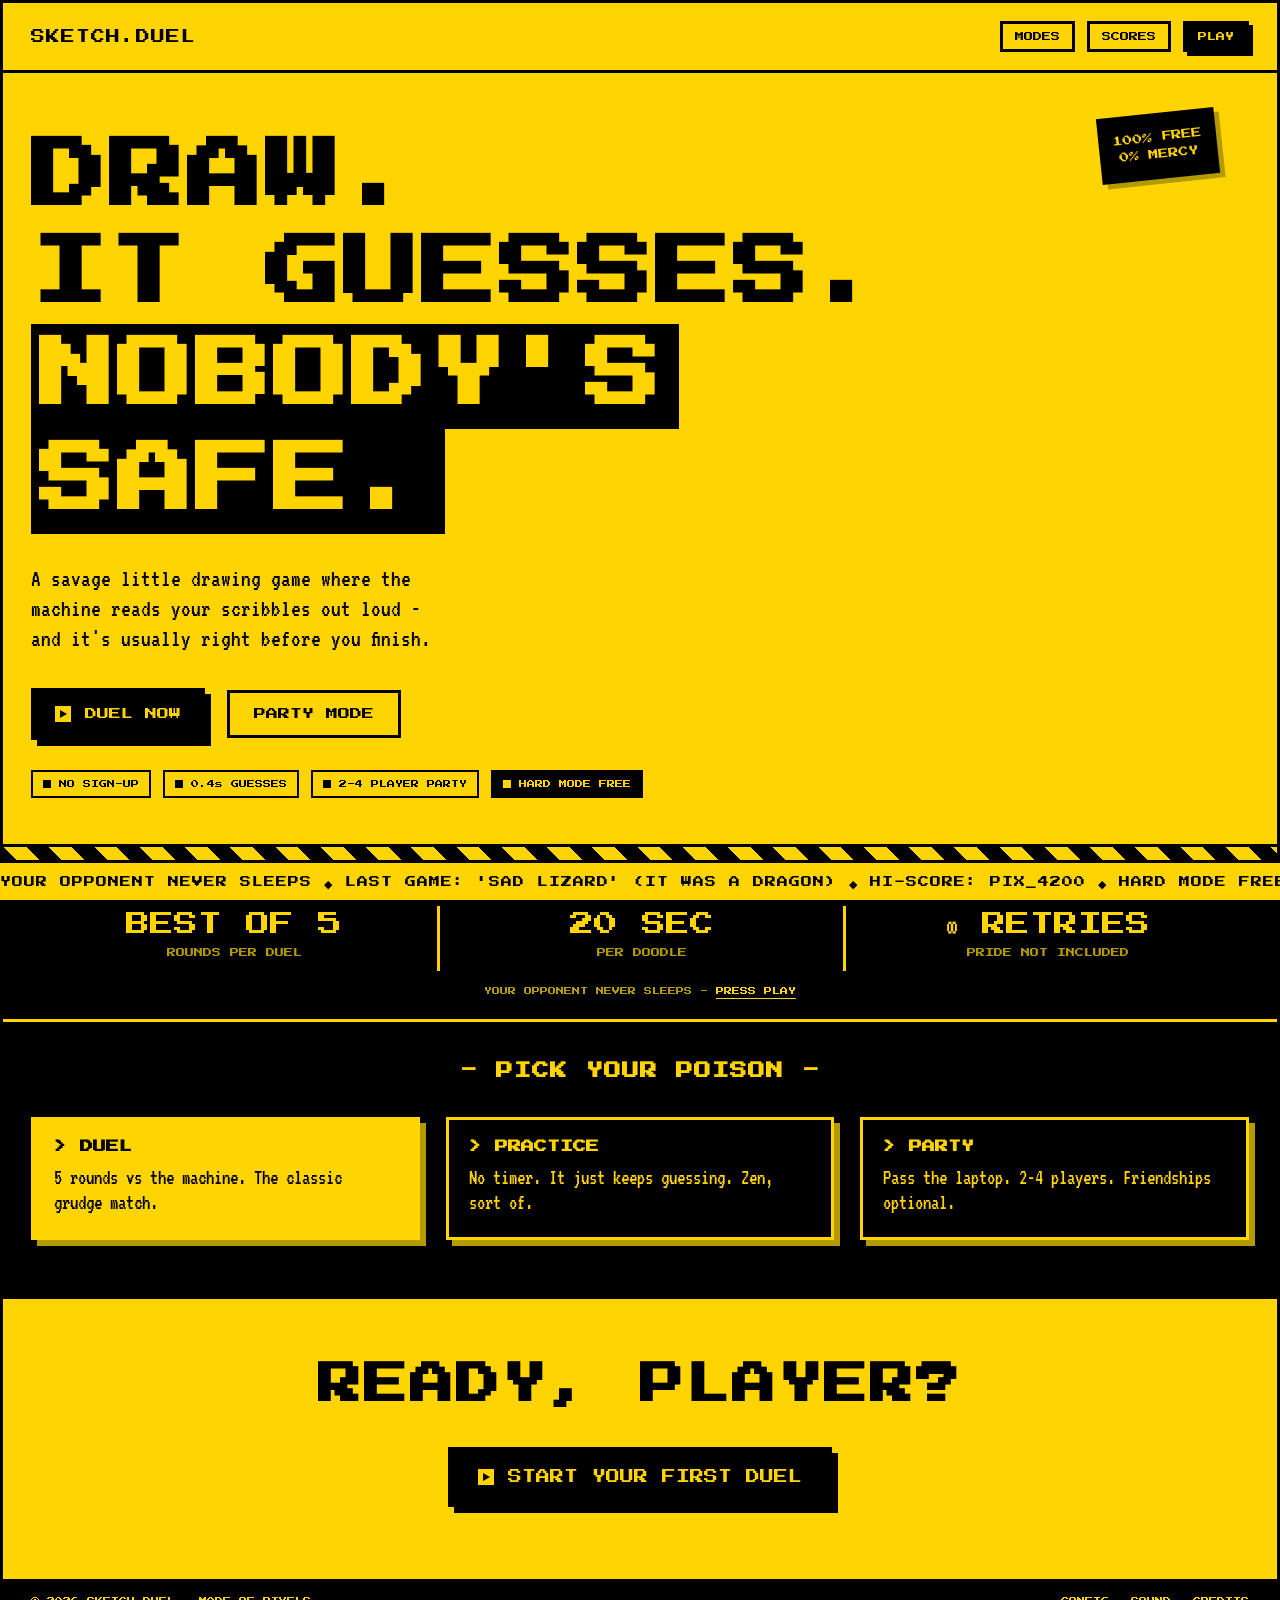
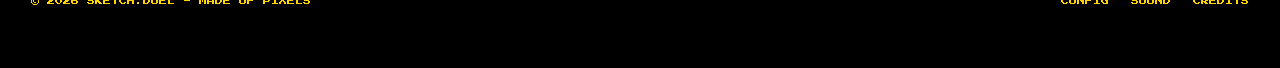
<file: index.html>
<!DOCTYPE html>
<html lang="en">
<head>
<meta charset="utf-8">
<meta name="viewport" content="width=device-width, initial-scale=1">
<title>SKETCH.DUEL - DRAW. IT GUESSES. NOBODY'S SAFE.</title>
<link rel="icon" href='data:image/svg+xml,<svg xmlns="http://www.w3.org/2000/svg" viewBox="0 0 16 16"><rect width="16" height="16" fill="%23000000"/><rect x="2" y="2" width="12" height="12" fill="%23FFD400"/><rect x="5" y="5" width="2" height="3" fill="%23000000"/><rect x="9" y="5" width="2" height="3" fill="%23000000"/><rect x="5" y="10" width="6" height="2" fill="%23000000"/></svg>'>
<link rel="preconnect" href="https://fonts.googleapis.com">
<link rel="preconnect" href="https://fonts.gstatic.com" crossorigin>
<link href="https://fonts.googleapis.com/css2?family=Press+Start+2P&family=VT323&display=swap" rel="stylesheet">
<link rel="stylesheet" href="landing.css">
<link rel="stylesheet" href="cursors.css">
</head>
<body>
<div class="page">

  <!-- ============ HEADER ============ -->
  <header class="lp-header">
    <div class="lp-logo">SKETCH.DUEL</div>
    <nav class="lp-nav">
      <a class="navbtn" href="#modes">MODES</a>
      <a class="navbtn" href="#stats">SCORES</a>
      <a class="navbtn navbtn-solid" href="game.html?mode=duel">PLAY</a>
    </nav>
  </header>

  <!-- ============ HERO (yellow poster) ============ -->
  <section class="hero">
    <div class="sticker" aria-hidden="true">100% FREE<br>0% MERCY</div>

    <h1 class="headline">
      DRAW.<br>
      IT GUESSES.<br>
      <span class="inv">NOBODY'S</span><br>
      <span class="inv">SAFE.</span>
    </h1>

    <p class="sub">A savage little drawing game where the machine reads
    your scribbles out loud - and it's usually right before you finish.</p>

    <div class="cta-row">
      <a class="btn-solid" href="game.html?mode=duel"><span class="play-ico" aria-hidden="true"></span>DUEL NOW</a>
      <a class="btn-outline" href="game.html?mode=party">PARTY MODE</a>
    </div>

    <div class="chip-row">
      <span class="chip"><i aria-hidden="true"></i>NO SIGN-UP</span>
      <span class="chip"><i aria-hidden="true"></i>0.4s GUESSES</span>
      <span class="chip"><i aria-hidden="true"></i>2-4 PLAYER PARTY</span>
      <span class="chip chip-dark"><i aria-hidden="true"></i>HARD MODE FREE</span>
    </div>
  </section>

  <!-- ============ HAZARD DIVIDER ============ -->
  <div class="hazard-divider" aria-hidden="true"></div>

  <!-- ============ STATS BAND (black) ============ -->
  <section class="stats" id="stats">
    <div class="stats-grid">
      <div class="stat">
        <div class="stat-num">BEST OF 5</div>
        <div class="stat-label">ROUNDS PER DUEL</div>
      </div>
      <div class="stat">
        <div class="stat-num">20 SEC</div>
        <div class="stat-label">PER DOODLE</div>
      </div>
      <div class="stat">
        <div class="stat-num"><span class="inf">&#8734;</span> RETRIES</div>
        <div class="stat-label">PRIDE NOT INCLUDED</div>
      </div>
    </div>
    <p class="stats-foot">YOUR OPPONENT NEVER SLEEPS - <a href="game.html?mode=duel">PRESS PLAY</a></p>
  </section>

  <!-- ============ PICK YOUR POISON (black) ============ -->
  <section class="modes" id="modes">
    <h2 class="modes-title">- PICK YOUR POISON -</h2>
    <div class="cards">
      <a class="card card-solid" href="game.html?mode=duel">
        <h3>&gt; DUEL</h3>
        <p>5 rounds vs the machine. The classic grudge match.</p>
      </a>
      <a class="card" href="game.html?mode=practice">
        <h3>&gt; PRACTICE</h3>
        <p>No timer. It just keeps guessing. Zen, sort of.</p>
      </a>
      <a class="card" href="game.html?mode=party">
        <h3>&gt; PARTY</h3>
        <p>Pass the laptop. 2-4 players. Friendships optional.</p>
      </a>
    </div>
  </section>

  <!-- ============ READY, PLAYER? (yellow) ============ -->
  <section class="ready">
    <h2 class="ready-title">READY, PLAYER?</h2>
    <a class="btn-solid btn-big" href="game.html?mode=duel"><span class="play-ico" aria-hidden="true"></span>START YOUR FIRST DUEL</a>
  </section>

  <!-- ============ FOOTER (black) ============ -->
  <footer class="lp-footer">
    <span class="foot-left">&copy; 2026 SKETCH.DUEL - MADE OF PIXELS</span>
    <span id="credit-line" class="foot-credit hidden">HAND-BUILT CABINET. SKETCH-BOT 9000 DEMANDS A REMATCH.</span>
    <nav class="foot-nav">
      <a href="game.html">CONFIG</a>
      <a href="game.html">SOUND</a>
      <a href="#" id="lnk-credits">CREDITS</a>
    </nav>
  </footer>

</div>

<script>
  document.getElementById("lnk-credits").addEventListener("click", function (ev) {
    ev.preventDefault();
    document.getElementById("credit-line").classList.toggle("hidden");
  });
</script>
<script src="js/cursortrail.js"></script>
<script src="js/audio.js"></script>
<script src="js/uisound.js"></script>
<script src="js/ticker.js"></script>
</body>
</html>
</file>
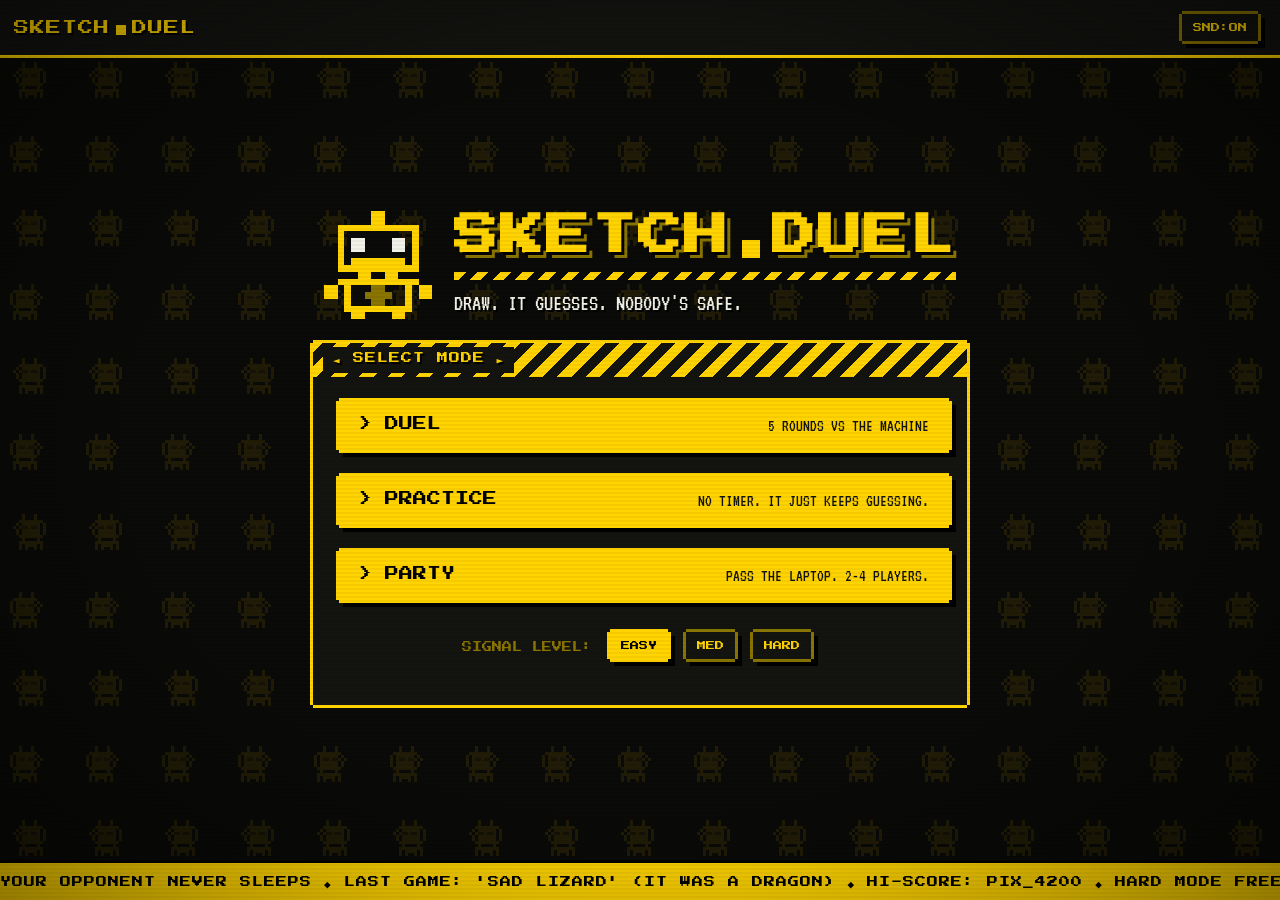
<file: game.html>
<!DOCTYPE html>
<html lang="en">
<head>
<meta charset="utf-8">
<meta name="viewport" content="width=device-width, initial-scale=1">
<title>SKETCHDUEL - DRAW. IT GUESSES. NOBODY'S SAFE.</title>
<link rel="icon" href='data:image/svg+xml,<svg xmlns="http://www.w3.org/2000/svg" viewBox="0 0 16 16"><rect width="16" height="16" fill="%230a0a08"/><rect x="2" y="2" width="12" height="12" fill="%23ffd400"/><rect x="5" y="5" width="2" height="3" fill="%230a0a08"/><rect x="9" y="5" width="2" height="3" fill="%230a0a08"/><rect x="5" y="10" width="6" height="2" fill="%230a0a08"/></svg>'>
<link rel="preconnect" href="https://fonts.googleapis.com">
<link rel="preconnect" href="https://fonts.gstatic.com" crossorigin>
<link href="https://fonts.googleapis.com/css2?family=Press+Start+2P&family=VT323&display=swap" rel="stylesheet">
<link rel="stylesheet" href="styles.css">
<link rel="stylesheet" href="cursors.css">
</head>
<body>

<!-- CRT ATMOSPHERE -->
<div id="scanlines" aria-hidden="true"></div>
<div id="vignette" aria-hidden="true"></div>
<div id="flicker" aria-hidden="true"></div>

<!-- TOP BAR -->
<header id="topbar">
  <a id="logo" href="index.html">SKETCH<span class="logo-sq" aria-hidden="true"></span>DUEL</a>
  <div id="hud" class="hidden">
    <span id="hud-player">P1</span>
    <span class="hud-sep" aria-hidden="true"></span>
    <span id="hud-round">ROUND 01/05</span>
    <span class="hud-sep" aria-hidden="true"></span>
    <span id="hud-score">SCORE 0000</span>
    <span id="hud-streak" class="hidden">STREAK x2</span>
  </div>
  <div id="top-actions">
    <button id="btn-mute" class="btn btn-mini btn-alt" type="button">SND:ON</button>
    <button id="btn-settings" class="btn btn-mini btn-alt" type="button">CONFIG</button>
  </div>
</header>

<main id="app">

  <!-- ============ MENU ============ -->
  <section id="screen-menu" class="screen">
    <canvas id="menu-bg" aria-hidden="true"></canvas>
    <div id="menu-box">

      <div id="menu-head">
        <div id="menu-bot" aria-hidden="true"></div>
        <div id="title-wrap">
          <h1 id="title">SKETCH<span class="logo-sq big" aria-hidden="true"></span>DUEL</h1>
          <div id="title-bar" aria-hidden="true"></div>
          <p id="tagline">DRAW. IT GUESSES. NOBODY'S SAFE.</p>
        </div>
      </div>

      <div class="panel" id="menu-panel">
        <div class="hazard"><span class="hz-label">&#9668; SELECT MODE &#9658;</span></div>
        <div class="panel-body" id="menu-panel-body">
          <div id="menu-btns">
            <button class="btn btn-menu" id="btn-mode-duel" type="button">
              <span class="menu-arrow" aria-hidden="true">&gt;</span> DUEL
              <span class="menu-sub">5 ROUNDS VS THE MACHINE</span>
            </button>
            <button class="btn btn-menu" id="btn-mode-practice" type="button">
              <span class="menu-arrow" aria-hidden="true">&gt;</span> PRACTICE
              <span class="menu-sub">NO TIMER. IT JUST KEEPS GUESSING.</span>
            </button>
            <button class="btn btn-menu" id="btn-mode-party" type="button">
              <span class="menu-arrow" aria-hidden="true">&gt;</span> PARTY
              <span class="menu-sub">PASS THE LAPTOP. 2-4 PLAYERS.</span>
            </button>
          </div>

          <div id="diff-row">
            <span class="diff-label">SIGNAL LEVEL:</span>
            <button class="btn btn-mini btn-alt diff sel" data-diff="easy" type="button">EASY</button>
            <button class="btn btn-mini btn-alt diff" data-diff="medium" type="button">MED</button>
            <button class="btn btn-mini btn-alt diff" data-diff="hard" type="button">HARD</button>
          </div>
        </div>
      </div>

    </div>
  </section>

  <!-- ============ DUEL MATCH SETUP ============ -->
  <section id="screen-setup" class="screen hidden">
    <canvas id="setup-bg" aria-hidden="true"></canvas>
    <div id="setup-inner">
      <div id="setup-head">
        <div id="setup-bot" aria-hidden="true"></div>
        <div class="sd-title-wrap">
          <h1 class="sd-title">SKETCH<span class="logo-sq big" aria-hidden="true"></span>DUEL</h1>
          <div class="sd-title-bar" aria-hidden="true"></div>
          <p class="sd-tagline">DRAW. IT GUESSES. NOBODY'S SAFE.</p>
        </div>
      </div>
      <div class="panel" id="setup-box">
      <div class="hazard"><span class="hz-label">MATCH SETUP - DUEL</span></div>
      <div class="panel-body">
        <div class="setup-row">
          <span class="diff-label">SIGNAL LEVEL:</span>
          <button class="btn btn-mini btn-alt diff sel" data-diff="easy" type="button">EASY</button>
          <button class="btn btn-mini btn-alt diff" data-diff="medium" type="button">MED</button>
          <button class="btn btn-mini btn-alt diff" data-diff="hard" type="button">HARD</button>
        </div>
        <div class="setup-row">
          <span class="diff-label">ROUNDS:</span>
          <button class="btn btn-mini btn-alt rcount" data-rounds="3" type="button">3</button>
          <button class="btn btn-mini btn-alt rcount sel" data-rounds="5" type="button">5</button>
          <button class="btn btn-mini btn-alt rcount" data-rounds="7" type="button">7</button>
        </div>
        <p class="dim-note" id="setup-note">FINAL ROUND IS SUDDEN DEATH: 20 SECONDS, HARD WORD, DOUBLE POINTS.</p>
        <div class="btn-row">
          <button id="btn-start-match" class="btn" type="button">START MATCH [ENTER]</button>
          <button id="btn-setup-back" class="btn btn-alt" type="button">BACK</button>
        </div>
      </div>
      </div>
    </div>
  </section>

  <!-- ============ PARTY SETUP ============ -->
  <section id="screen-party" class="screen hidden">
    <div class="panel" id="party-box">
      <div class="hazard"><span class="hz-label">PARTY MODE - ENTER CHALLENGERS</span></div>
      <div class="panel-body">
        <div id="party-count-row">
          <span class="diff-label">PLAYERS:</span>
          <button class="btn btn-mini btn-alt pcount sel" data-count="2" type="button">2</button>
          <button class="btn btn-mini btn-alt pcount" data-count="3" type="button">3</button>
          <button class="btn btn-mini btn-alt pcount" data-count="4" type="button">4</button>
        </div>
        <div id="party-names"></div>
        <p class="dim-note">3 ROUNDS EACH. HIGHEST SCORE TAKES THE CABINET.</p>
        <div class="btn-row">
          <button id="btn-party-start" class="btn" type="button">START [ENTER]</button>
          <button id="btn-party-back" class="btn btn-alt" type="button">BACK</button>
        </div>
      </div>
    </div>
  </section>

  <!-- ============ PASS THE LAPTOP ============ -->
  <section id="screen-pass" class="screen hidden">
    <div class="panel" id="pass-box">
      <div class="hazard"><span class="hz-label">PLAYER CHANGE</span></div>
      <div class="panel-body center">
        <p class="word-pre">PASS THE LAPTOP TO</p>
        <div id="pass-name">RIYA</div>
        <p class="dim-note">EVERYONE ELSE: EYES OFF THE SCREEN.</p>
        <button id="btn-pass-ready" class="btn" type="button">I'M HERE [ENTER]</button>
      </div>
    </div>
  </section>

  <!-- ============ WORD REVEAL ============ -->
  <section id="screen-word" class="screen hidden">
    <canvas id="word-bg" aria-hidden="true"></canvas>
    <div id="word-vignette" aria-hidden="true"></div>
    <div class="panel" id="word-box">
      <div class="hazard word-hazard" id="word-round-label"><span class="hz-label">ROUND 01/05</span></div>
      <div class="panel-body center">
        <p class="word-pre">YOUR SECRET WORD:</p>
        <div id="word-row">
          <canvas class="word-icon" id="word-icon-l" width="12" height="12" aria-hidden="true"></canvas>
          <div id="word-display">VOLCANO</div>
          <canvas class="word-icon" id="word-icon-r" width="12" height="12" aria-hidden="true"></canvas>
        </div>
        <p class="word-warn">DON'T SAY IT OUT LOUD. THE MACHINE IS LISTENING<span class="cursor" aria-hidden="true">_</span></p>
        <button id="btn-word-start" class="btn" type="button">START ROUND [ENTER]</button>
        <p class="word-hint">[TAB] SKIP WORD &middot; NEXT UP: ????</p>
      </div>
    </div>
  </section>

  <!-- ============ GAME ============ -->
  <section id="screen-game" class="screen hidden">
    <div id="game-grid">
      <div id="timer-row">
        <div id="timer-blocks" aria-hidden="true"></div>
        <div id="timer-num">60</div>
      </div>
      <div id="game-main">
        <div id="canvas-col">
          <div id="canvas-wrap">
            <canvas id="pad"></canvas>
            <div id="canvas-hint" class="hidden">INK DETECTED: NONE - DRAW SOMETHING</div>

            <div id="stamp" class="hidden">
              <div id="stamp-inner">
                <div id="stamp-title">IT GUESSED IT!</div>
                <div id="stamp-sub">VOLCANO - 8.2s</div>
                <div id="stamp-pts">+92 PTS</div>
                <div id="stamp-taunt" aria-live="polite"></div>
                <div id="stamp-hint" class="blink">PRESS [ENTER]</div>
              </div>
            </div>

            <div id="confirmbar" class="hidden">
              <span id="confirm-text">CLOSE CALL: "HOME" ~ "HOUSE"?</span>
              <button id="btn-confirm-y" class="btn btn-mini" type="button">[Y] COUNT IT</button>
              <button id="btn-confirm-n" class="btn btn-mini btn-alt" type="button">[N] NOPE</button>
            </div>
          </div>
          <div id="toolbar">
            <div class="tool-group" id="swatches">
              <button class="swatch sel" data-color="#ffd400" style="--ink:#ffd400" type="button" aria-label="yellow ink"></button>
              <button class="swatch" data-color="#f2f2e9" style="--ink:#f2f2e9" type="button" aria-label="white ink"></button>
              <button class="swatch" data-color="#00ffff" style="--ink:#00ffff" type="button" aria-label="cyan ink"></button>
              <button class="swatch" data-color="#ff00ff" style="--ink:#ff00ff" type="button" aria-label="magenta ink"></button>
            </div>
            <div class="tool-group" id="sizes">
              <button class="btn btn-mini btn-alt sizebtn" data-size="3" type="button">S</button>
              <button class="btn btn-mini btn-alt sizebtn sel" data-size="6" type="button">M</button>
              <button class="btn btn-mini btn-alt sizebtn" data-size="12" type="button">L</button>
            </div>
            <div class="tool-group">
              <button id="btn-eraser" class="btn btn-mini btn-alt" type="button">ERASER</button>
              <button id="btn-undo" class="btn btn-mini btn-alt" type="button">UNDO</button>
              <button id="btn-clear" class="btn btn-mini btn-alt" type="button">CLEAR</button>
            </div>
            <div id="keys-hint">[1-3] SIZE / [E] ERASER / [B] BRUSH / [CTRL+Z] UNDO / [C] CLEAR</div>
          </div>
        </div>

        <aside id="sidebar">
          <div class="panel" id="bot-panel">
            <div class="hazard"><span class="hz-label">SKETCH-BOT 9000</span></div>
            <div id="bot-face">
              <div id="bot-sprite" aria-hidden="true"></div>
              <div id="radar" class="hidden" aria-hidden="true"></div>
            </div>
            <div id="bot-status">AI STATUS: STANDBY</div>
          </div>
          <div class="panel" id="feed-panel">
            <div class="hazard"><span class="hz-label">GUESS FEED</span></div>
            <div id="feed"></div>
          </div>
          <div class="panel" id="target-panel">
            <div class="panel-body target-body">
              <div id="target-label">TARGET</div>
              <div id="target-word">????</div>
              <button id="btn-give-up" class="btn btn-mini btn-alt" type="button">FORFEIT</button>
            </div>
          </div>
        </aside>
      </div>
    </div>
  </section>

  <!-- ============ RESULTS ============ -->
  <section id="screen-results" class="screen hidden">
    <div class="panel" id="results-box">
      <div class="hazard" id="results-title"><span class="hz-label">MATCH COMPLETE</span></div>
      <div class="panel-body" id="results-body">
        <div id="results-left">
          <div id="results-trophy" aria-hidden="true"></div>
          <div id="results-total">TOTAL: 0342</div>
          <div id="results-list"></div>
        </div>
        <div id="results-right">
          <div id="replay-label">BEST SKETCH: VOLCANO - 8.2s</div>
          <canvas id="replay-canvas" width="320" height="240"></canvas>
          <button id="btn-poster" class="btn btn-mini" type="button">&#9660; WANTED POSTER</button>
          <div id="spectator" class="hidden">
            <div id="spectator-label">SCAN - SPECTATOR SCOREBOARD</div>
            <canvas id="spectator-qr" width="220" height="220"></canvas>
          </div>
        </div>
      </div>
      <div class="btn-row center-row">
        <span id="rematch-label">REMATCH?</span>
        <button id="btn-rematch" class="btn" type="button">[Y] YES</button>
        <button id="btn-results-menu" class="btn btn-alt" type="button">[N] MENU</button>
      </div>
    </div>
  </section>

</main>

<!-- ============ COUNTDOWN OVERLAY ============ -->
<div id="countdown" class="hidden">
  <div id="countdown-num">3</div>
</div>

<!-- ============ ATTRACT MODE (idle demo) ============ -->
<div id="attract" class="hidden" aria-hidden="true">
  <div id="attract-inner">
    <div id="attract-tag">- ATTRACT MODE -</div>
    <canvas id="attract-canvas" width="520" height="380"></canvas>
    <div id="attract-guess">SKETCH-BOT SEES...</div>
    <div id="attract-cta" class="blink">INSERT BRAIN TO CONTINUE</div>
    <div id="attract-sub">MOVE / CLICK / PRESS ANY KEY</div>
  </div>
</div>

<!-- ============ SETTINGS DRAWER ============ -->
<aside id="settings" class="closed">
  <div class="hazard"><span class="hz-label">SYSTEM CONFIG</span></div>
  <div id="settings-body">
    <label class="cfg-label" for="inp-key">GEMINI API KEY</label>
    <input id="inp-key" type="password" autocomplete="off" spellcheck="false" placeholder="PASTE KEY HERE">
    <p class="dim-note">FREE KEY: AISTUDIO.GOOGLE.COM &gt; GET API KEY.<br>TIP: PASTE IT IN js/config.js ONCE AND SKIP THIS SCREEN FOREVER.</p>
    <div class="btn-row">
      <button id="btn-save-key" class="btn btn-mini" type="button">SAVE</button>
      <button id="btn-test-key" class="btn btn-mini btn-alt" type="button">TEST LINK</button>
    </div>
    <p id="key-status" class="cfg-status"></p>

    <label class="cfg-label">BOT VOICE</label>
    <div id="voice-picker">
      <button id="voice-current" type="button">SYSTEM DEFAULT</button>
      <div id="voice-list" class="hidden"></div>
    </div>
    <p class="dim-note">HOVER A VOICE - IT INTRODUCES ITSELF.</p>
    <div class="btn-row">
      <button id="btn-test-voice" class="btn btn-mini btn-alt" type="button">TEST VOICE</button>
    </div>

    <button id="btn-close-settings" class="btn" type="button">CLOSE [ESC]</button>
  </div>
</aside>


<script src="js/words.js"></script>
<script src="js/audio.js"></script>
<script src="js/uisound.js"></script>
<script src="js/confetti.js"></script>
<script src="js/poster.js"></script>
<script src="js/vendor/qrcode.js"></script>
<script src="js/spectator.js"></script>
<script src="js/sprite.js"></script>
<script src="js/wordart.js"></script>
<script src="js/draw.js"></script>
<script src="js/ai.js"></script>
<script src="js/game.js"></script>
<script src="js/cursortrail.js"></script>
<script src="js/ticker.js"></script>
</body>
</html>
</file>
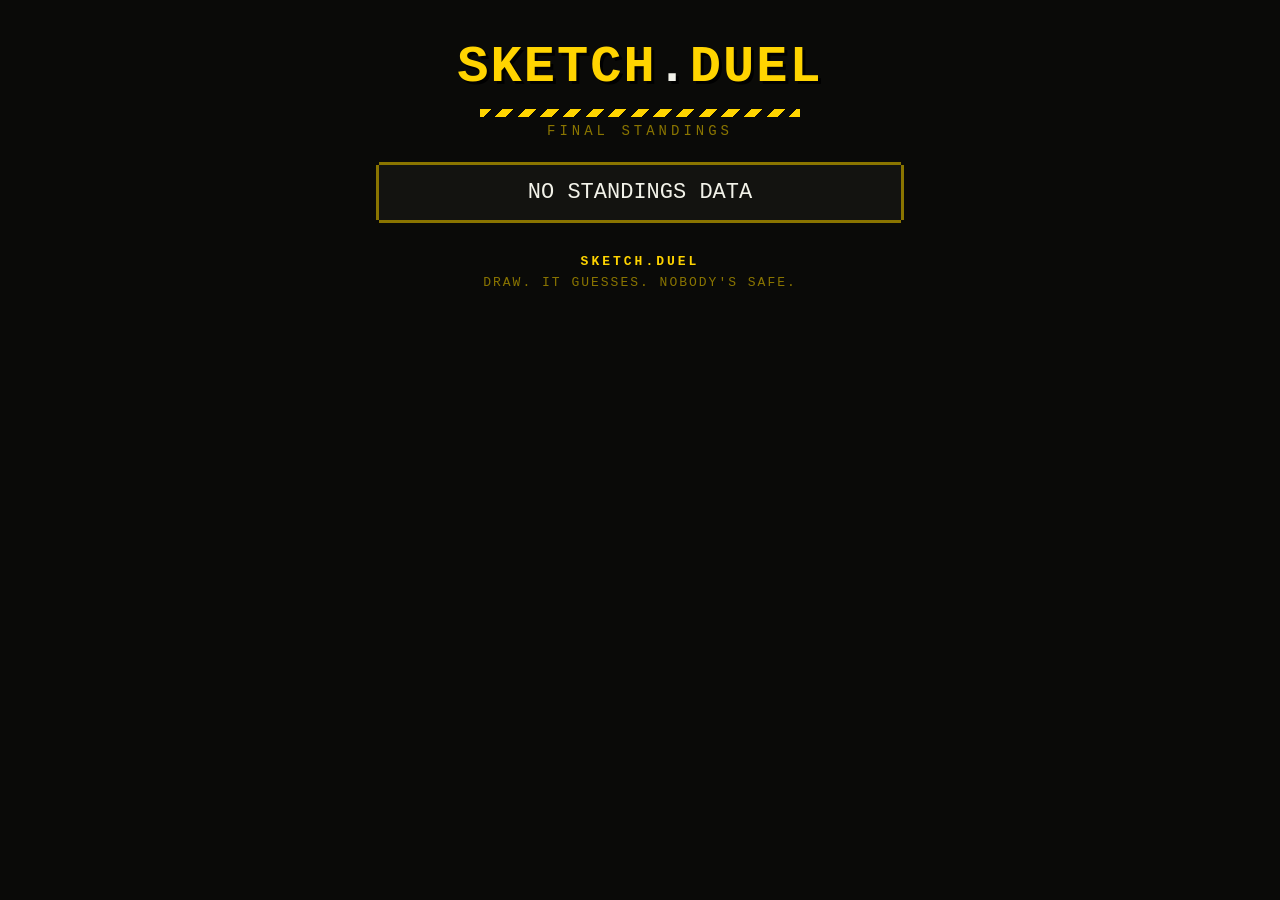
<file: scoreboard.html>
<!doctype html>
<html lang="en">
<head>
<meta charset="utf-8">
<meta name="viewport" content="width=device-width, initial-scale=1">
<title>SketchDuel - Standings</title>
<style>
  :root { --y:#ffd400; --bg:#0a0a08; --dim:#8a7500; --w:#f2f2e9; --red:#ff2d55; }
  * { box-sizing: border-box; }
  html, body { margin: 0; background: var(--bg); color: var(--w);
    font-family: "Courier New", monospace; -webkit-font-smoothing: none; overflow-x: hidden; }
  #wrap { max-width: 560px; width: 100%; margin: 0 auto; padding: 28px 16px 48px; text-align: center; overflow: hidden; }
  h1 { color: var(--y); letter-spacing: 2px; font-size: clamp(22px, 7vw, 52px);
    margin: 10px 0 2px; text-shadow: 3px 3px 0 #000; white-space: nowrap; }
  h1 span { color: var(--w); }
  #bar { height: 8px; margin: 12px auto 6px; max-width: 320px;
    background: repeating-linear-gradient(-45deg, var(--y) 0 8px, var(--bg) 8px 16px); }
  #sub { color: var(--dim); letter-spacing: 4px; font-size: 14px; margin-bottom: 26px; }
  ol { list-style: none; padding: 0; margin: 0; }
  li { display: flex; align-items: center; gap: 10px; padding: 15px 14px;
    margin: 0 3px 12px; background: #131310;
    box-shadow: 3px 0 0 var(--dim), -3px 0 0 var(--dim), 0 3px 0 var(--dim), 0 -3px 0 var(--dim); }
  li.champ { background: var(--y); color: #000; box-shadow: 3px 0 0 #000, -3px 0 0 #000, 0 3px 0 #000, 0 -3px 0 #000; }
  .rank { font-weight: bold; font-size: clamp(18px, 5vw, 22px); min-width: 26px; text-align: left; color: var(--y); }
  li.champ .rank { color: #000; }
  .name { flex: 1; min-width: 0; text-align: left; font-size: clamp(17px, 4.6vw, 22px);
    text-transform: uppercase; overflow: hidden; text-overflow: ellipsis; white-space: nowrap; }
  .score { font-size: clamp(17px, 4.6vw, 22px); font-weight: bold; letter-spacing: 1px; white-space: nowrap; }
  #foot { margin-top: 34px; color: var(--dim); font-size: 13px; letter-spacing: 2px; }
  #foot b { color: var(--y); display: block; margin-bottom: 6px; letter-spacing: 3px; }
</style>
</head>
<body>
<div id="wrap">
  <h1>SKETCH<span>.</span>DUEL</h1>
  <div id="bar" aria-hidden="true"></div>
  <div id="sub">FINAL STANDINGS</div>
  <ol id="board"></ol>
  <div id="foot"><b>SKETCH.DUEL</b>DRAW. IT GUESSES. NOBODY'S SAFE.</div>
</div>
<script>
  function b64urlDecode(s) {
    s = String(s).replace(/-/g, "+").replace(/_/g, "/");
    while (s.length % 4) s += "=";
    return decodeURIComponent(escape(atob(s)));
  }
  try {
    var raw = new URLSearchParams(location.search).get("d") || "";
    var d = JSON.parse(b64urlDecode(raw));
    if (d.t) document.getElementById("sub").textContent = d.t;
    var board = document.getElementById("board");
    var players = (d.p || []).slice().sort(function (a, b) { return b.s - a.s; });
    if (!players.length) throw new Error("empty");
    players.forEach(function (p, i) {
      var li = document.createElement("li");
      if (i === 0) li.className = "champ";
      li.innerHTML = '<span class="rank"></span><span class="name"></span><span class="score"></span>';
      li.querySelector(".rank").textContent = (i + 1);
      li.querySelector(".name").textContent = p.n + (i === 0 ? "  ★" : "");
      li.querySelector(".score").textContent = String(p.s).padStart(4, "0");
      board.appendChild(li);
    });
  } catch (e) {
    document.getElementById("board").innerHTML =
      '<li style="justify-content:center"><span class="name" style="text-align:center">NO STANDINGS DATA</span></li>';
  }
</script>
</body>
</html>
</file>
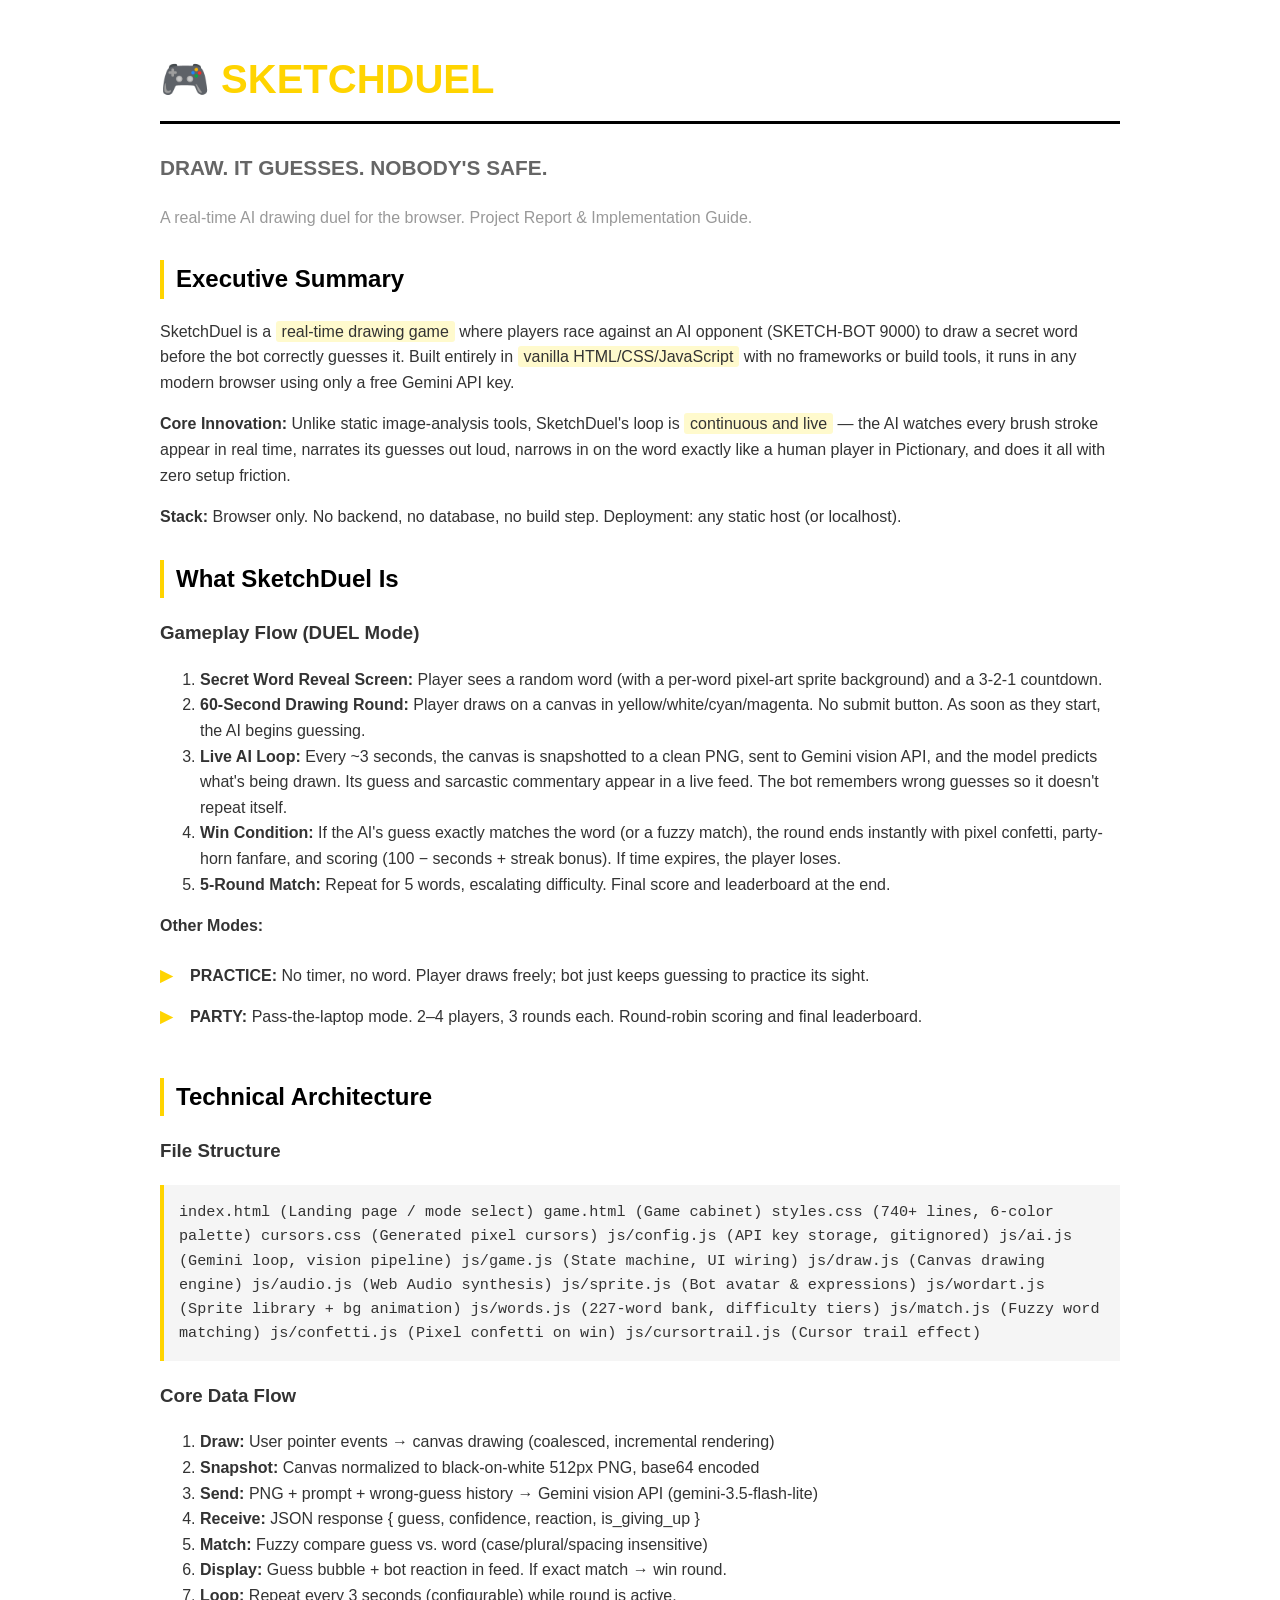
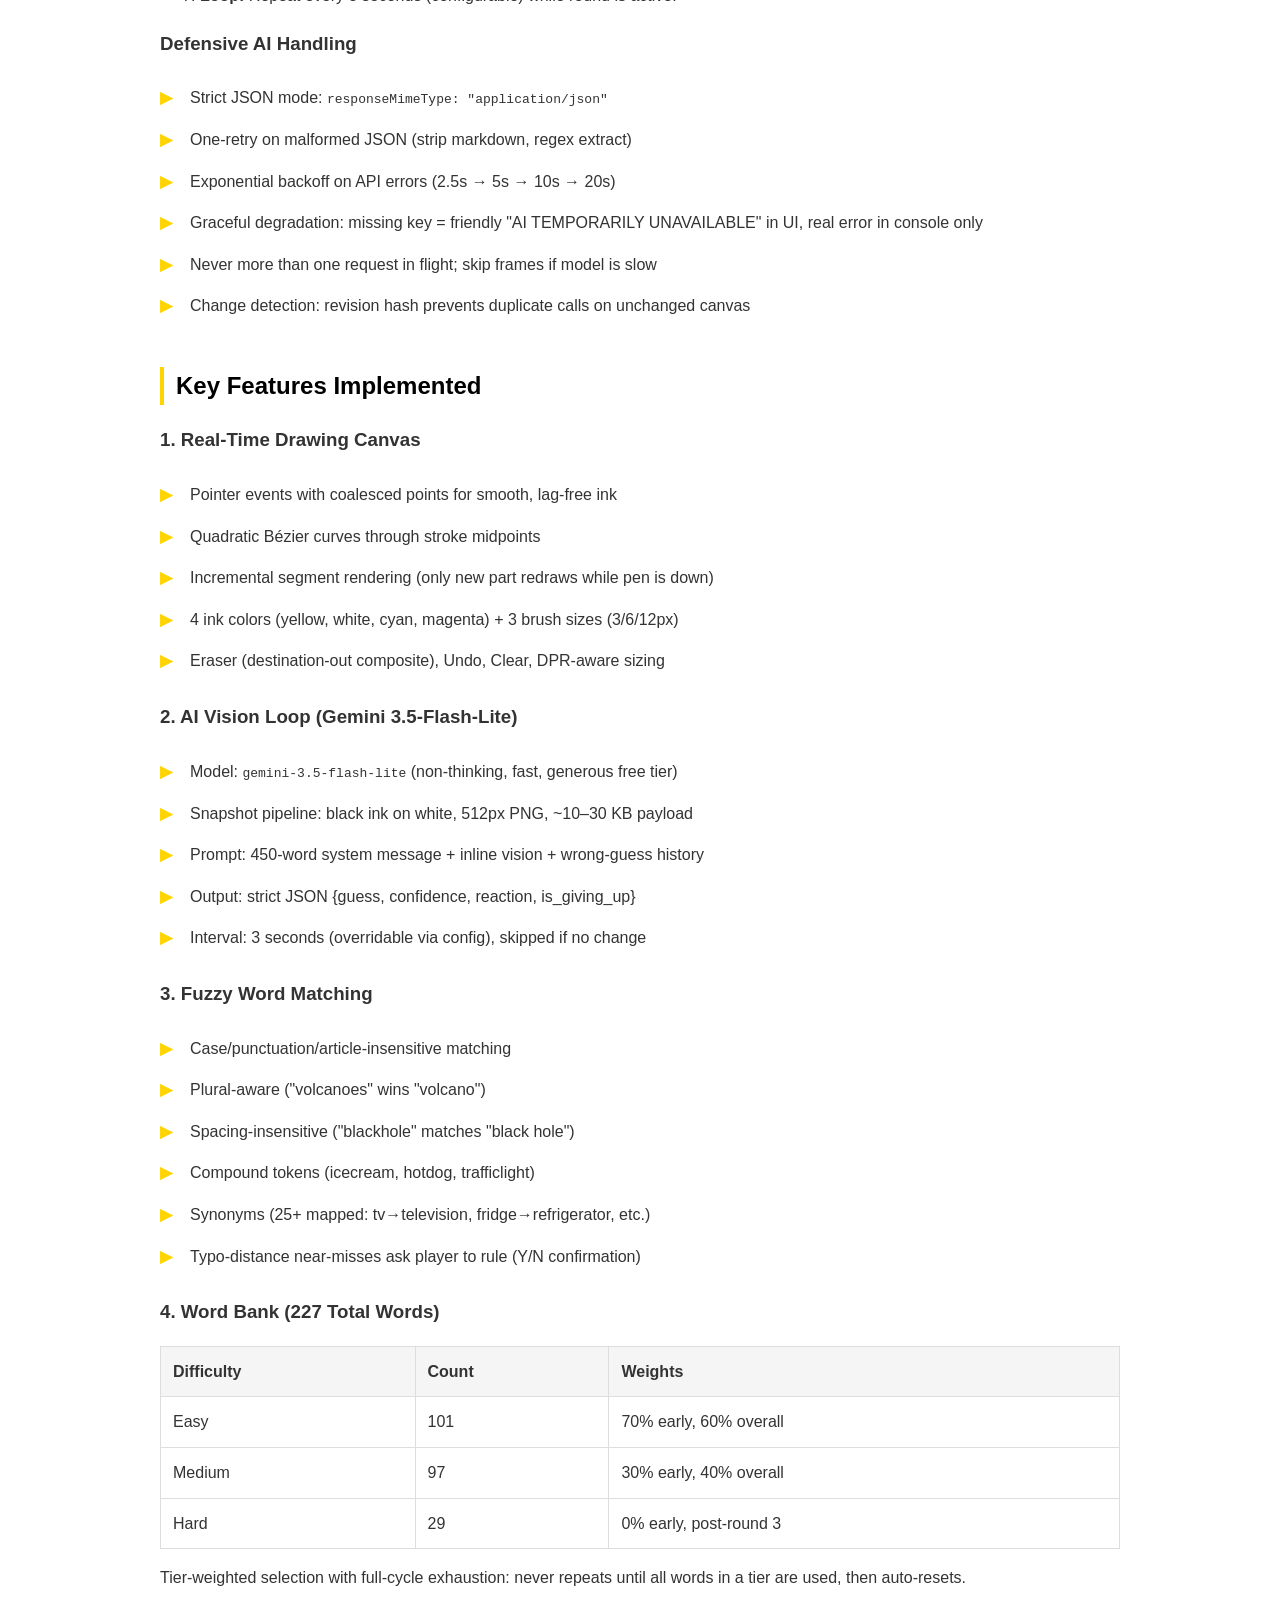
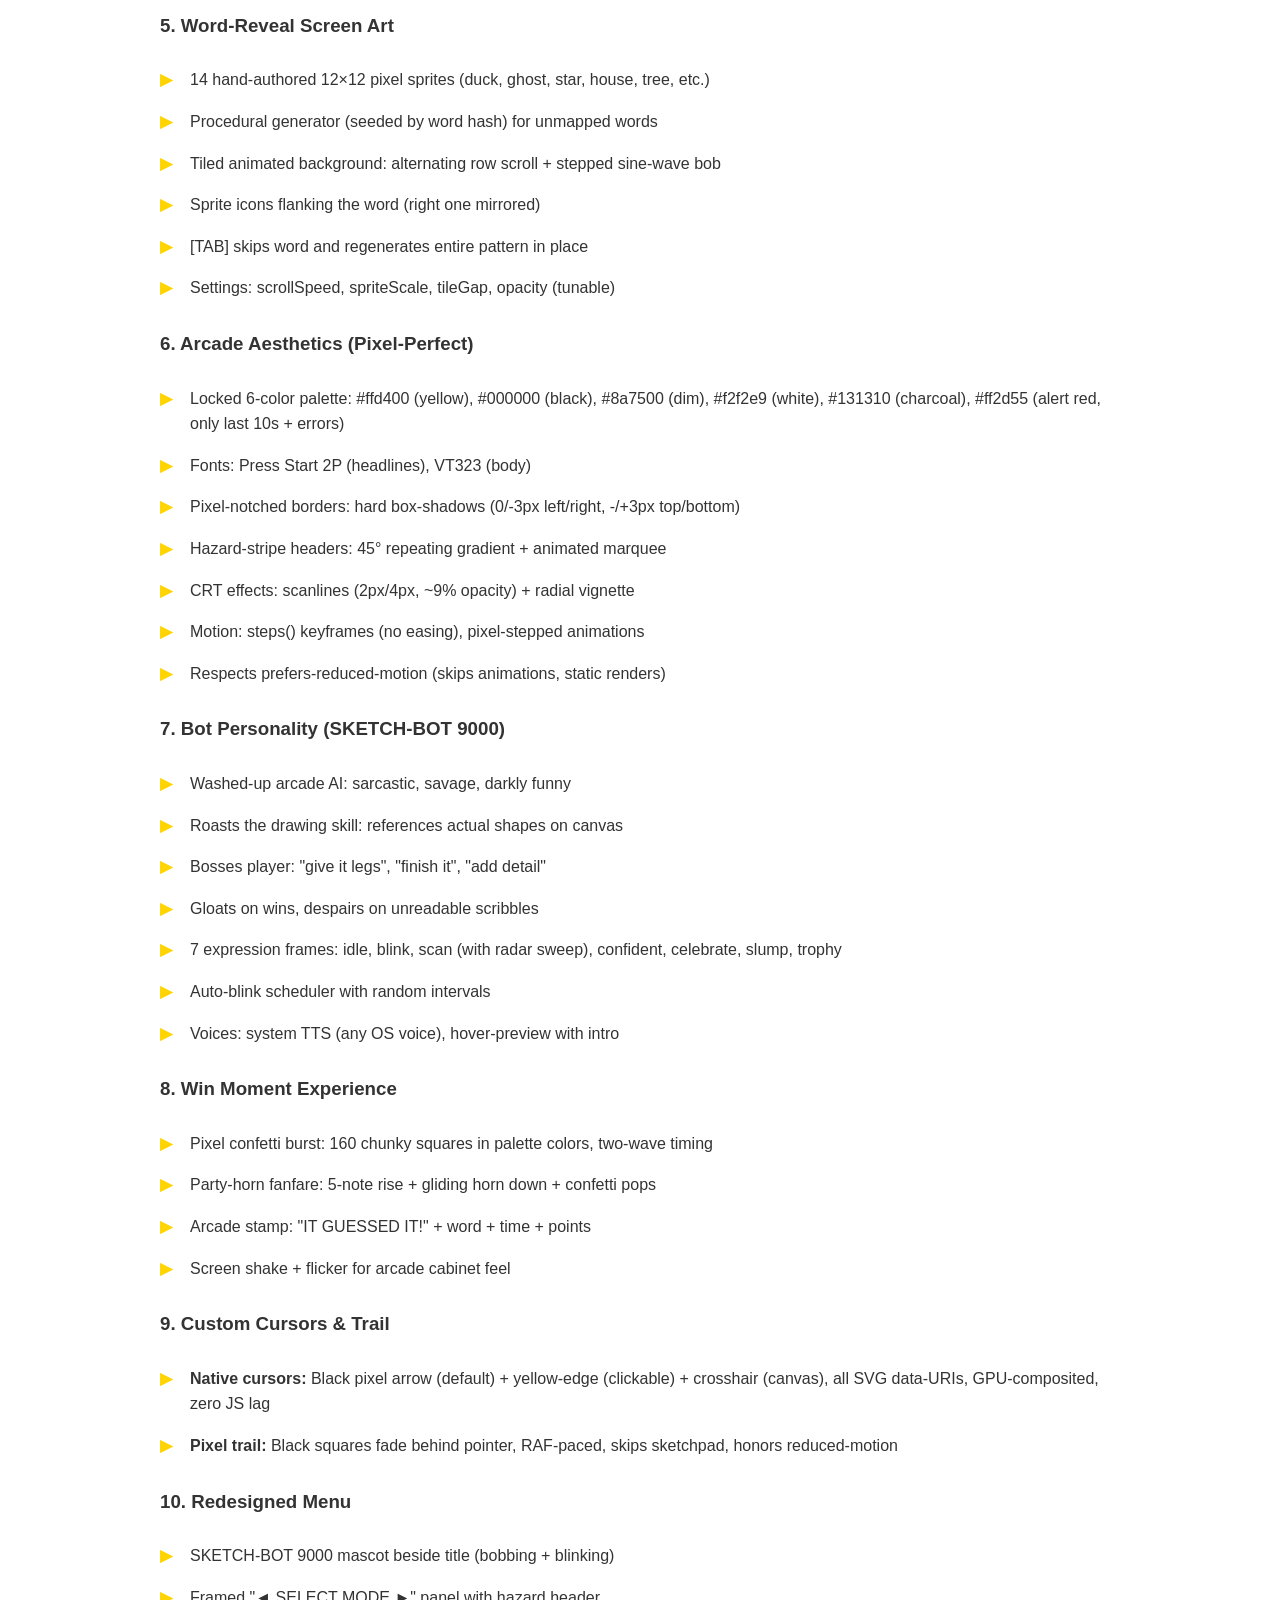
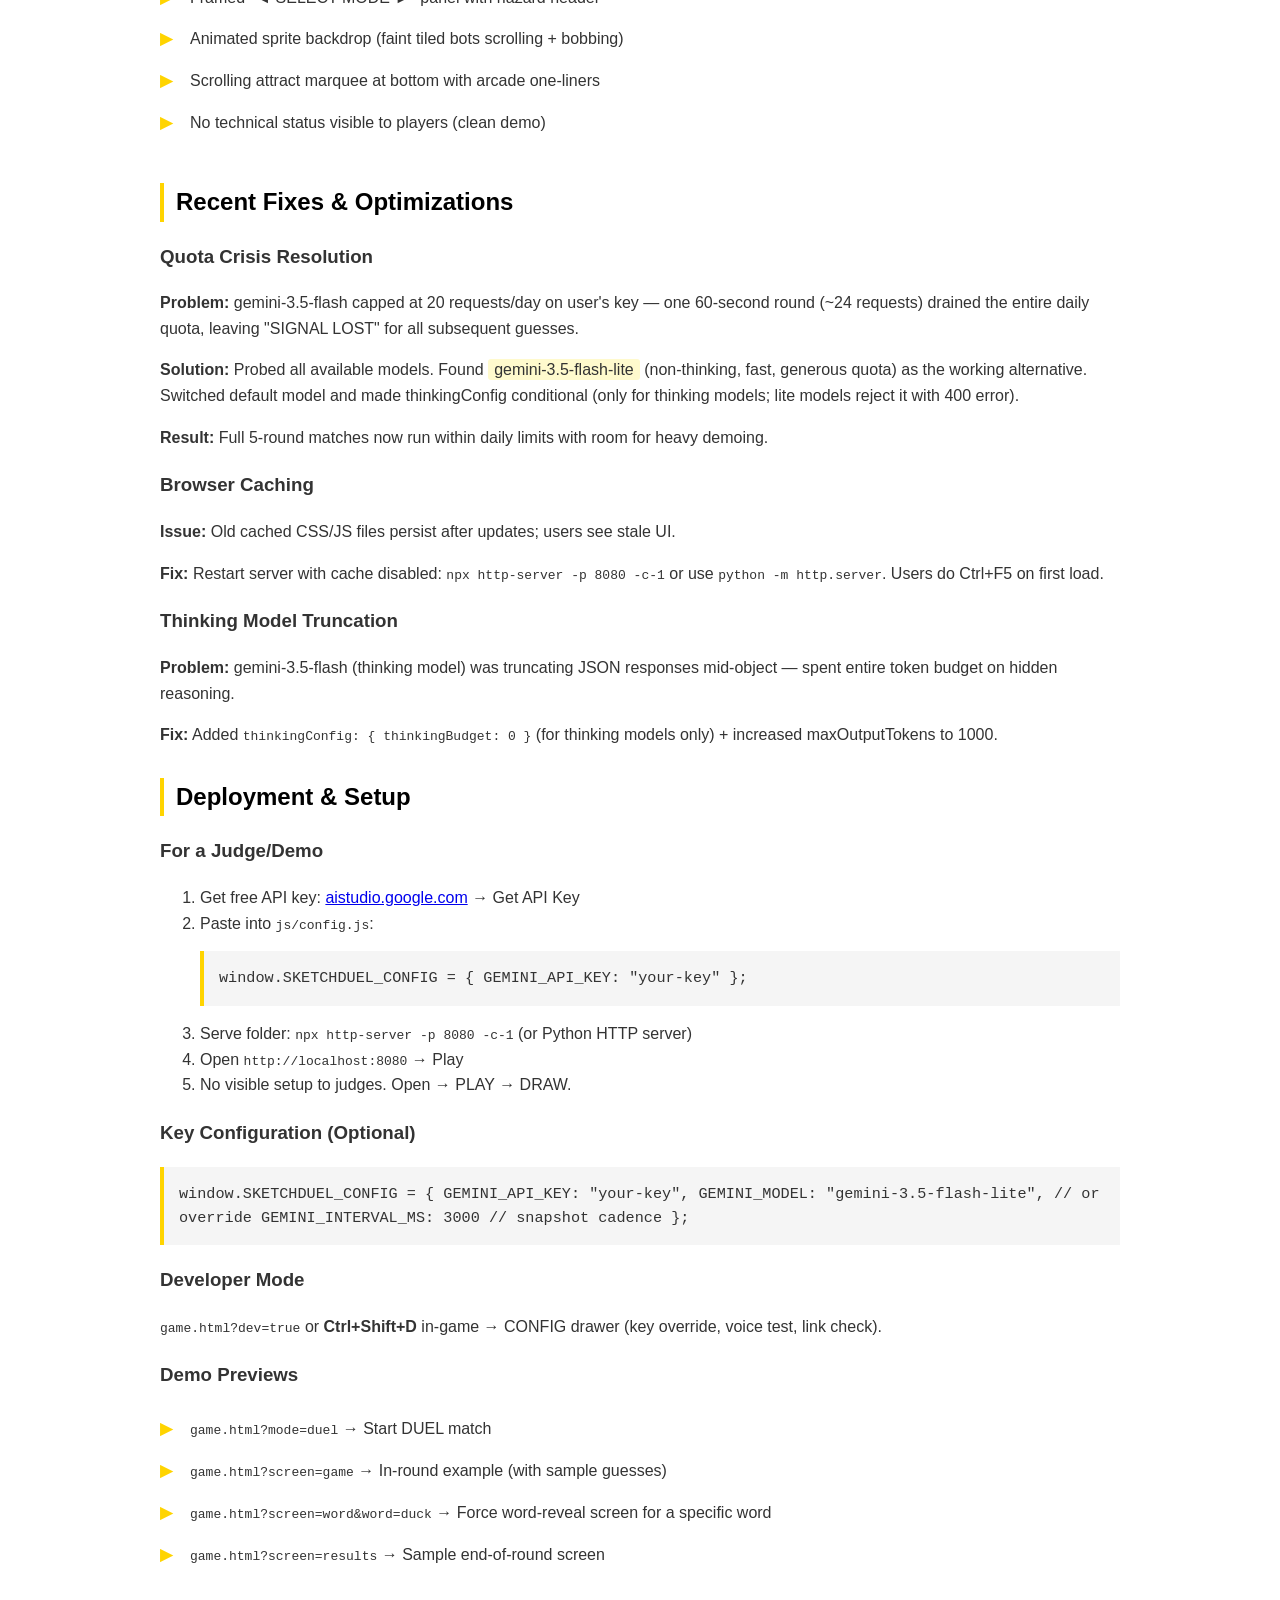
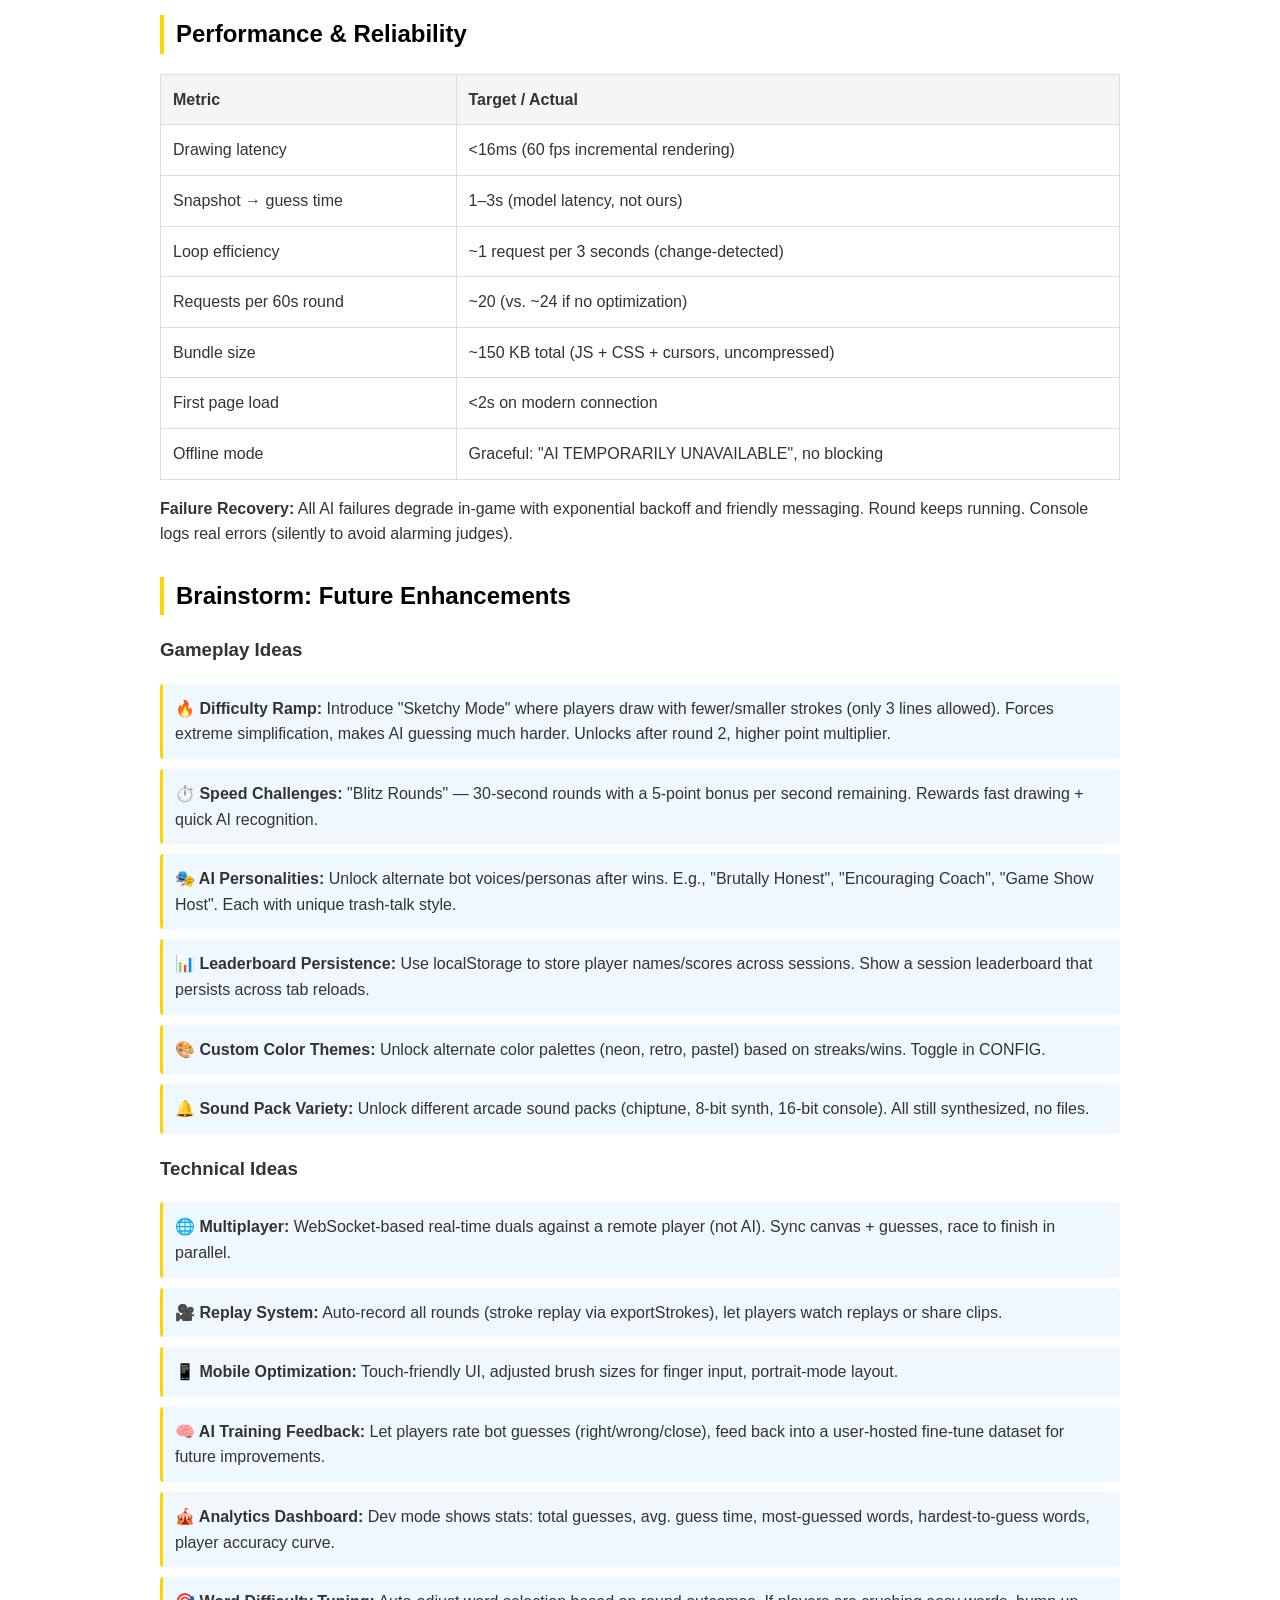
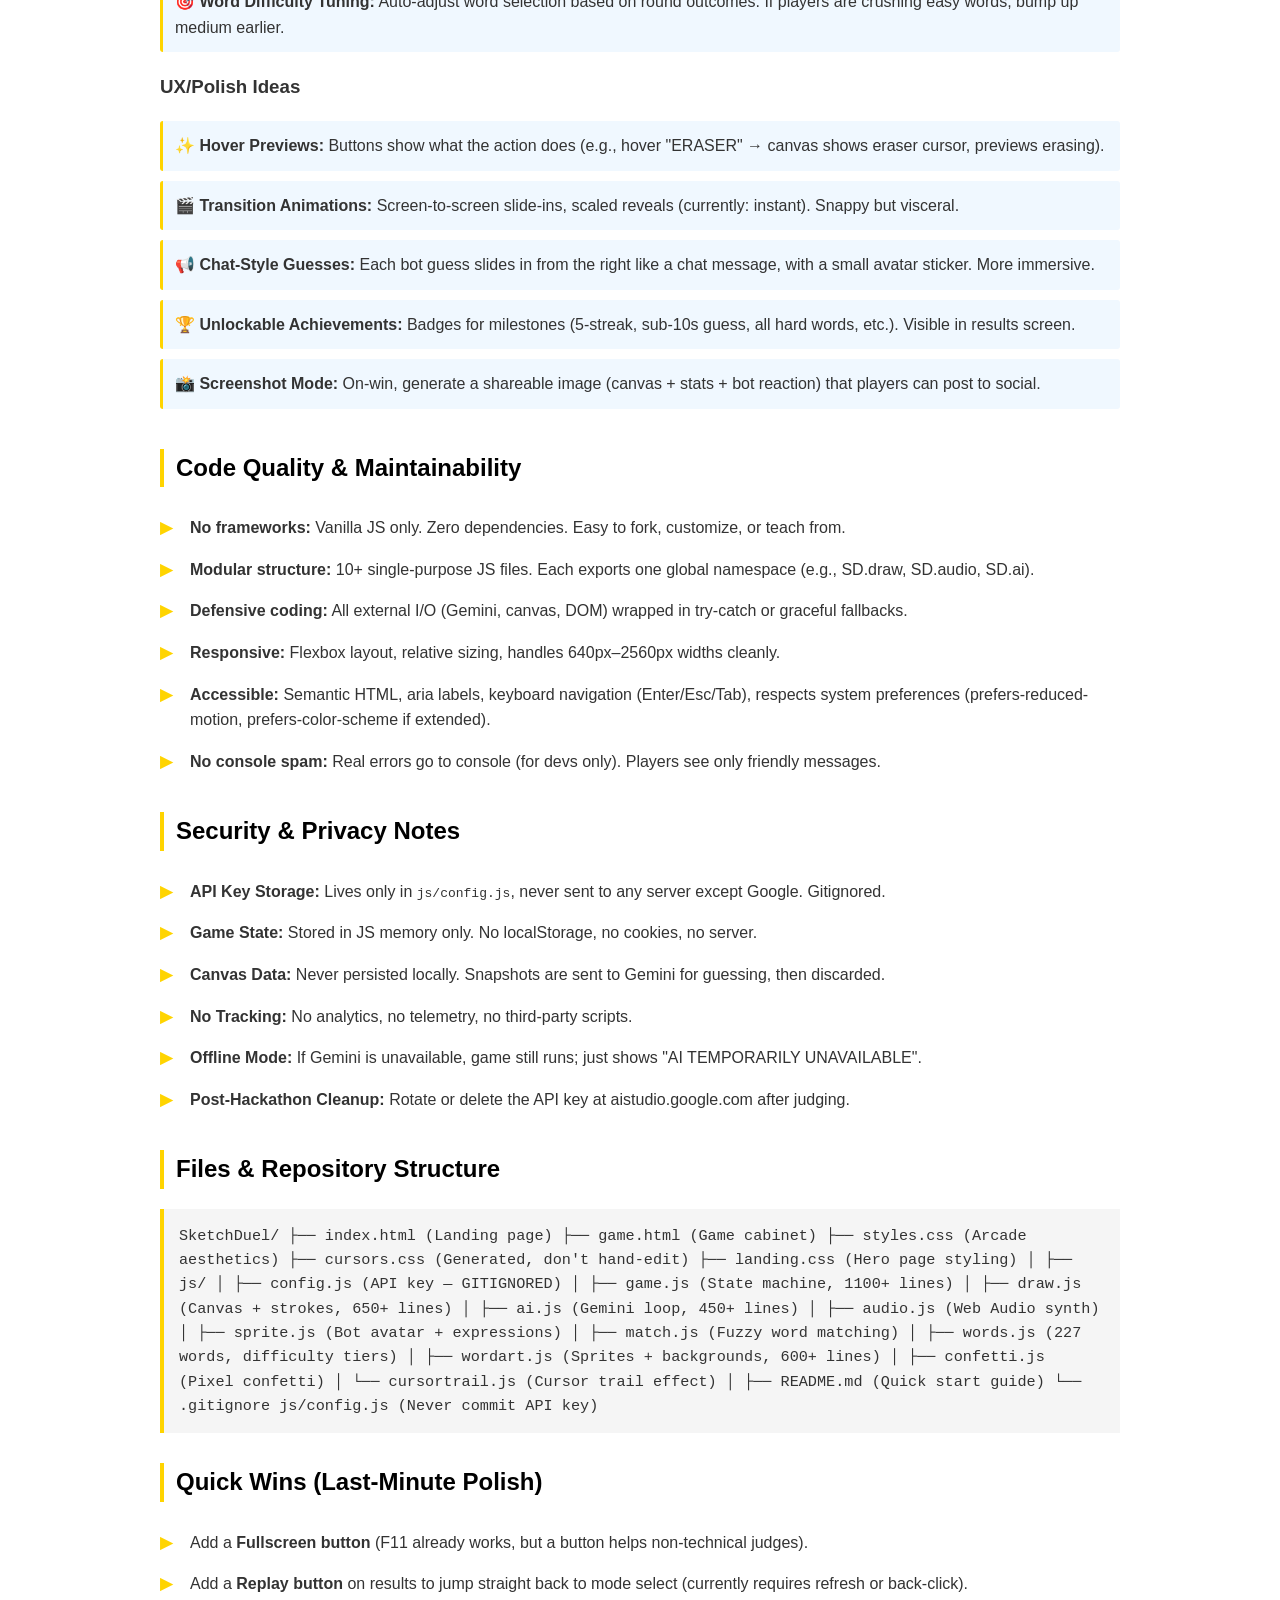
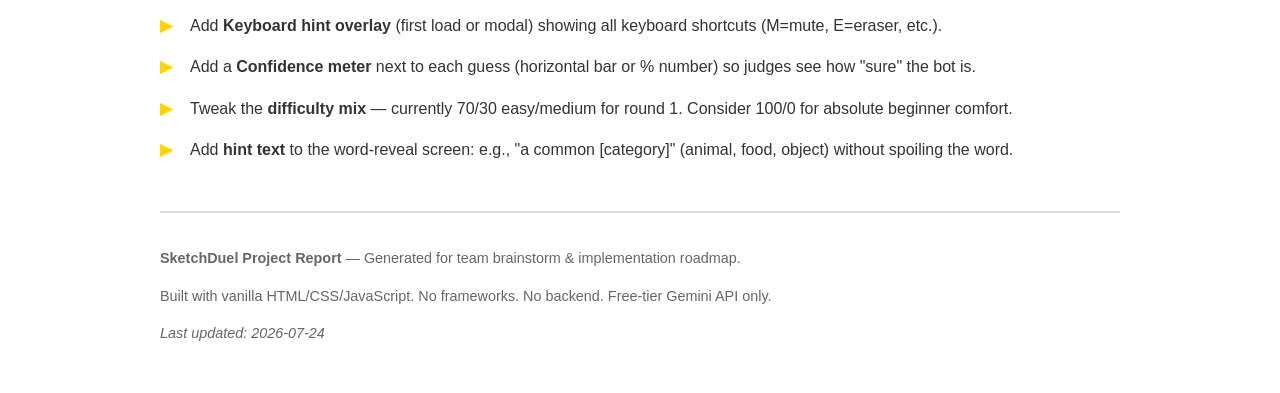
<file: SKETCHDUEL_PROJECT_REPORT.html>
<!doctype html>
<html lang="en">
<head>
<meta charset="utf-8">
<meta name="viewport" content="width=device-width, initial-scale=1">
<title>SketchDuel – Project Report</title>
<style>
body {
  font-family: -apple-system, BlinkMacSystemFont, "Segoe UI", Roboto, "Helvetica Neue", Arial, sans-serif;
  line-height: 1.6;
  color: #333;
  background: #fff;
  margin: 0;
  padding: 20px;
  max-width: 960px;
  margin: 0 auto;
}
h1 { color: #ffd400; border-bottom: 3px solid #000; padding-bottom: 10px; font-size: 2.5em; }
h2 { color: #000; border-left: 4px solid #ffd400; padding-left: 12px; margin-top: 30px; }
h3 { color: #333; margin-top: 20px; }
.section { margin-bottom: 30px; }
.tech-box {
  background: #f5f5f5;
  border-left: 4px solid #ffd400;
  padding: 15px;
  margin: 15px 0;
  font-family: 'Courier New', monospace;
  font-size: 0.95em;
}
.feature-list { list-style: none; padding-left: 0; }
.feature-list li { padding: 8px 0; padding-left: 30px; position: relative; }
.feature-list li:before { content: "▶ "; position: absolute; left: 0; color: #ffd400; font-weight: bold; }
table {
  width: 100%;
  border-collapse: collapse;
  margin: 15px 0;
}
table th, table td {
  border: 1px solid #ddd;
  padding: 12px;
  text-align: left;
}
table th {
  background: #f5f5f5;
  font-weight: bold;
}
.highlight {
  background: #fffacd;
  padding: 2px 6px;
  border-radius: 3px;
  font-weight: 500;
}
.brainstorm-item {
  background: #f0f8ff;
  border-left: 3px solid #ffd400;
  padding: 12px;
  margin: 10px 0;
  border-radius: 3px;
}
.page-break { page-break-after: always; margin: 40px 0; }
.footer {
  margin-top: 40px;
  padding-top: 20px;
  border-top: 2px solid #ddd;
  color: #666;
  font-size: 0.9em;
}
@media print {
  body { padding: 0; }
  .page-break { page-break-after: always; }
}
</style>
</head>
<body>

<h1>🎮 SKETCHDUEL</h1>
<p style="font-size: 1.3em; color: #666;"><strong>DRAW. IT GUESSES. NOBODY'S SAFE.</strong></p>
<p style="color: #999;">A real-time AI drawing duel for the browser. Project Report & Implementation Guide.</p>

<div class="section">
<h2>Executive Summary</h2>
<p>
SketchDuel is a <span class="highlight">real-time drawing game</span> where players race against an AI opponent (SKETCH-BOT 9000) to draw a secret word before the bot correctly guesses it. Built entirely in <span class="highlight">vanilla HTML/CSS/JavaScript</span> with no frameworks or build tools, it runs in any modern browser using only a free Gemini API key.
</p>
<p><strong>Core Innovation:</strong> Unlike static image-analysis tools, SketchDuel's loop is <span class="highlight">continuous and live</span> — the AI watches every brush stroke appear in real time, narrates its guesses out loud, narrows in on the word exactly like a human player in Pictionary, and does it all with zero setup friction.</p>
<p><strong>Stack:</strong> Browser only. No backend, no database, no build step. Deployment: any static host (or localhost).</p>
</div>

<div class="section">
<h2>What SketchDuel Is</h2>
<h3>Gameplay Flow (DUEL Mode)</h3>
<ol>
  <li><strong>Secret Word Reveal Screen:</strong> Player sees a random word (with a per-word pixel-art sprite background) and a 3-2-1 countdown.</li>
  <li><strong>60-Second Drawing Round:</strong> Player draws on a canvas in yellow/white/cyan/magenta. No submit button. As soon as they start, the AI begins guessing.</li>
  <li><strong>Live AI Loop:</strong> Every ~3 seconds, the canvas is snapshotted to a clean PNG, sent to Gemini vision API, and the model predicts what's being drawn. Its guess and sarcastic commentary appear in a live feed. The bot remembers wrong guesses so it doesn't repeat itself.</li>
  <li><strong>Win Condition:</strong> If the AI's guess exactly matches the word (or a fuzzy match), the round ends instantly with pixel confetti, party-horn fanfare, and scoring (100 − seconds + streak bonus). If time expires, the player loses.</li>
  <li><strong>5-Round Match:</strong> Repeat for 5 words, escalating difficulty. Final score and leaderboard at the end.</li>
</ol>
<p><strong>Other Modes:</strong></p>
<ul class="feature-list">
  <li><strong>PRACTICE:</strong> No timer, no word. Player draws freely; bot just keeps guessing to practice its sight.</li>
  <li><strong>PARTY:</strong> Pass-the-laptop mode. 2–4 players, 3 rounds each. Round-robin scoring and final leaderboard.</li>
</ul>
</div>

<div class="page-break"></div>

<div class="section">
<h2>Technical Architecture</h2>
<h3>File Structure</h3>
<div class="tech-box">
index.html           (Landing page / mode select)
game.html            (Game cabinet)
styles.css           (740+ lines, 6-color palette)
cursors.css          (Generated pixel cursors)

js/config.js         (API key storage, gitignored)
js/ai.js             (Gemini loop, vision pipeline)
js/game.js           (State machine, UI wiring)
js/draw.js           (Canvas drawing engine)
js/audio.js          (Web Audio synthesis)
js/sprite.js         (Bot avatar & expressions)
js/wordart.js        (Sprite library + bg animation)
js/words.js          (227-word bank, difficulty tiers)
js/match.js          (Fuzzy word matching)
js/confetti.js       (Pixel confetti on win)
js/cursortrail.js    (Cursor trail effect)
</div>

<h3>Core Data Flow</h3>
<ol>
  <li><strong>Draw:</strong> User pointer events → canvas drawing (coalesced, incremental rendering)</li>
  <li><strong>Snapshot:</strong> Canvas normalized to black-on-white 512px PNG, base64 encoded</li>
  <li><strong>Send:</strong> PNG + prompt + wrong-guess history → Gemini vision API (gemini-3.5-flash-lite)</li>
  <li><strong>Receive:</strong> JSON response { guess, confidence, reaction, is_giving_up }</li>
  <li><strong>Match:</strong> Fuzzy compare guess vs. word (case/plural/spacing insensitive)</li>
  <li><strong>Display:</strong> Guess bubble + bot reaction in feed. If exact match → win round.</li>
  <li><strong>Loop:</strong> Repeat every 3 seconds (configurable) while round is active.</li>
</ol>

<h3>Defensive AI Handling</h3>
<ul class="feature-list">
  <li>Strict JSON mode: <code>responseMimeType: "application/json"</code></li>
  <li>One-retry on malformed JSON (strip markdown, regex extract)</li>
  <li>Exponential backoff on API errors (2.5s → 5s → 10s → 20s)</li>
  <li>Graceful degradation: missing key = friendly "AI TEMPORARILY UNAVAILABLE" in UI, real error in console only</li>
  <li>Never more than one request in flight; skip frames if model is slow</li>
  <li>Change detection: revision hash prevents duplicate calls on unchanged canvas</li>
</ul>
</div>

<div class="page-break"></div>

<div class="section">
<h2>Key Features Implemented</h2>

<h3>1. Real-Time Drawing Canvas</h3>
<ul class="feature-list">
  <li>Pointer events with coalesced points for smooth, lag-free ink</li>
  <li>Quadratic Bézier curves through stroke midpoints</li>
  <li>Incremental segment rendering (only new part redraws while pen is down)</li>
  <li>4 ink colors (yellow, white, cyan, magenta) + 3 brush sizes (3/6/12px)</li>
  <li>Eraser (destination-out composite), Undo, Clear, DPR-aware sizing</li>
</ul>

<h3>2. AI Vision Loop (Gemini 3.5-Flash-Lite)</h3>
<ul class="feature-list">
  <li>Model: <code>gemini-3.5-flash-lite</code> (non-thinking, fast, generous free tier)</li>
  <li>Snapshot pipeline: black ink on white, 512px PNG, ~10–30 KB payload</li>
  <li>Prompt: 450-word system message + inline vision + wrong-guess history</li>
  <li>Output: strict JSON {guess, confidence, reaction, is_giving_up}</li>
  <li>Interval: 3 seconds (overridable via config), skipped if no change</li>
</ul>

<h3>3. Fuzzy Word Matching</h3>
<ul class="feature-list">
  <li>Case/punctuation/article-insensitive matching</li>
  <li>Plural-aware ("volcanoes" wins "volcano")</li>
  <li>Spacing-insensitive ("blackhole" matches "black hole")</li>
  <li>Compound tokens (icecream, hotdog, trafficlight)</li>
  <li>Synonyms (25+ mapped: tv→television, fridge→refrigerator, etc.)</li>
  <li>Typo-distance near-misses ask player to rule (Y/N confirmation)</li>
</ul>

<h3>4. Word Bank (227 Total Words)</h3>
<table>
  <tr><th>Difficulty</th><th>Count</th><th>Weights</th></tr>
  <tr><td>Easy</td><td>101</td><td>70% early, 60% overall</td></tr>
  <tr><td>Medium</td><td>97</td><td>30% early, 40% overall</td></tr>
  <tr><td>Hard</td><td>29</td><td>0% early, post-round 3</td></tr>
</table>
<p>Tier-weighted selection with full-cycle exhaustion: never repeats until all words in a tier are used, then auto-resets.</p>

<h3>5. Word-Reveal Screen Art</h3>
<ul class="feature-list">
  <li>14 hand-authored 12×12 pixel sprites (duck, ghost, star, house, tree, etc.)</li>
  <li>Procedural generator (seeded by word hash) for unmapped words</li>
  <li>Tiled animated background: alternating row scroll + stepped sine-wave bob</li>
  <li>Sprite icons flanking the word (right one mirrored)</li>
  <li>[TAB] skips word and regenerates entire pattern in place</li>
  <li>Settings: scrollSpeed, spriteScale, tileGap, opacity (tunable)</li>
</ul>

<h3>6. Arcade Aesthetics (Pixel-Perfect)</h3>
<ul class="feature-list">
  <li>Locked 6-color palette: #ffd400 (yellow), #000000 (black), #8a7500 (dim), #f2f2e9 (white), #131310 (charcoal), #ff2d55 (alert red, only last 10s + errors)</li>
  <li>Fonts: Press Start 2P (headlines), VT323 (body)</li>
  <li>Pixel-notched borders: hard box-shadows (0/-3px left/right, -/+3px top/bottom)</li>
  <li>Hazard-stripe headers: 45° repeating gradient + animated marquee</li>
  <li>CRT effects: scanlines (2px/4px, ~9% opacity) + radial vignette</li>
  <li>Motion: steps() keyframes (no easing), pixel-stepped animations</li>
  <li>Respects prefers-reduced-motion (skips animations, static renders)</li>
</ul>

<h3>7. Bot Personality (SKETCH-BOT 9000)</h3>
<ul class="feature-list">
  <li>Washed-up arcade AI: sarcastic, savage, darkly funny</li>
  <li>Roasts the drawing skill: references actual shapes on canvas</li>
  <li>Bosses player: "give it legs", "finish it", "add detail"</li>
  <li>Gloats on wins, despairs on unreadable scribbles</li>
  <li>7 expression frames: idle, blink, scan (with radar sweep), confident, celebrate, slump, trophy</li>
  <li>Auto-blink scheduler with random intervals</li>
  <li>Voices: system TTS (any OS voice), hover-preview with intro</li>
</ul>

<h3>8. Win Moment Experience</h3>
<ul class="feature-list">
  <li>Pixel confetti burst: 160 chunky squares in palette colors, two-wave timing</li>
  <li>Party-horn fanfare: 5-note rise + gliding horn down + confetti pops</li>
  <li>Arcade stamp: "IT GUESSED IT!" + word + time + points</li>
  <li>Screen shake + flicker for arcade cabinet feel</li>
</ul>

<h3>9. Custom Cursors & Trail</h3>
<ul class="feature-list">
  <li><strong>Native cursors:</strong> Black pixel arrow (default) + yellow-edge (clickable) + crosshair (canvas), all SVG data-URIs, GPU-composited, zero JS lag</li>
  <li><strong>Pixel trail:</strong> Black squares fade behind pointer, RAF-paced, skips sketchpad, honors reduced-motion</li>
</ul>

<h3>10. Redesigned Menu</h3>
<ul class="feature-list">
  <li>SKETCH-BOT 9000 mascot beside title (bobbing + blinking)</li>
  <li>Framed "◄ SELECT MODE ►" panel with hazard header</li>
  <li>Animated sprite backdrop (faint tiled bots scrolling + bobbing)</li>
  <li>Scrolling attract marquee at bottom with arcade one-liners</li>
  <li>No technical status visible to players (clean demo)</li>
</ul>
</div>

<div class="page-break"></div>

<div class="section">
<h2>Recent Fixes & Optimizations</h2>

<h3>Quota Crisis Resolution</h3>
<p>
<strong>Problem:</strong> gemini-3.5-flash capped at 20 requests/day on user's key — one 60-second round (~24 requests) drained the entire daily quota, leaving "SIGNAL LOST" for all subsequent guesses.
</p>
<p>
<strong>Solution:</strong> Probed all available models. Found <span class="highlight">gemini-3.5-flash-lite</span> (non-thinking, fast, generous quota) as the working alternative. Switched default model and made thinkingConfig conditional (only for thinking models; lite models reject it with 400 error).
</p>
<p>
<strong>Result:</strong> Full 5-round matches now run within daily limits with room for heavy demoing.
</p>

<h3>Browser Caching</h3>
<p>
<strong>Issue:</strong> Old cached CSS/JS files persist after updates; users see stale UI.
</p>
<p>
<strong>Fix:</strong> Restart server with cache disabled: <code>npx http-server -p 8080 -c-1</code> or use <code>python -m http.server</code>. Users do Ctrl+F5 on first load.
</p>

<h3>Thinking Model Truncation</h3>
<p>
<strong>Problem:</strong> gemini-3.5-flash (thinking model) was truncating JSON responses mid-object — spent entire token budget on hidden reasoning.
</p>
<p>
<strong>Fix:</strong> Added <code>thinkingConfig: { thinkingBudget: 0 }</code> (for thinking models only) + increased maxOutputTokens to 1000.
</p>
</div>

<div class="section">
<h2>Deployment & Setup</h2>

<h3>For a Judge/Demo</h3>
<ol>
  <li>Get free API key: <a href="https://aistudio.google.com">aistudio.google.com</a> → Get API Key</li>
  <li>Paste into <code>js/config.js</code>:
    <div class="tech-box">window.SKETCHDUEL_CONFIG = { GEMINI_API_KEY: "your-key" };</div>
  </li>
  <li>Serve folder: <code>npx http-server -p 8080 -c-1</code> (or Python HTTP server)</li>
  <li>Open <code>http://localhost:8080</code> → Play</li>
  <li>No visible setup to judges. Open → PLAY → DRAW.</li>
</ol>

<h3>Key Configuration (Optional)</h3>
<div class="tech-box">
window.SKETCHDUEL_CONFIG = {
  GEMINI_API_KEY: "your-key",
  GEMINI_MODEL: "gemini-3.5-flash-lite", // or override
  GEMINI_INTERVAL_MS: 3000                // snapshot cadence
};
</div>

<h3>Developer Mode</h3>
<p>
<code>game.html?dev=true</code> or <strong>Ctrl+Shift+D</strong> in-game → CONFIG drawer (key override, voice test, link check).
</p>

<h3>Demo Previews</h3>
<ul class="feature-list">
  <li><code>game.html?mode=duel</code> → Start DUEL match</li>
  <li><code>game.html?screen=game</code> → In-round example (with sample guesses)</li>
  <li><code>game.html?screen=word&word=duck</code> → Force word-reveal screen for a specific word</li>
  <li><code>game.html?screen=results</code> → Sample end-of-round screen</li>
</ul>
</div>

<div class="page-break"></div>

<div class="section">
<h2>Performance & Reliability</h2>

<table>
  <tr>
    <th>Metric</th>
    <th>Target / Actual</th>
  </tr>
  <tr>
    <td>Drawing latency</td>
    <td>&lt;16ms (60 fps incremental rendering)</td>
  </tr>
  <tr>
    <td>Snapshot → guess time</td>
    <td>1–3s (model latency, not ours)</td>
  </tr>
  <tr>
    <td>Loop efficiency</td>
    <td>~1 request per 3 seconds (change-detected)</td>
  </tr>
  <tr>
    <td>Requests per 60s round</td>
    <td>~20 (vs. ~24 if no optimization)</td>
  </tr>
  <tr>
    <td>Bundle size</td>
    <td>~150 KB total (JS + CSS + cursors, uncompressed)</td>
  </tr>
  <tr>
    <td>First page load</td>
    <td>&lt;2s on modern connection</td>
  </tr>
  <tr>
    <td>Offline mode</td>
    <td>Graceful: "AI TEMPORARILY UNAVAILABLE", no blocking</td>
  </tr>
</table>

<p>
<strong>Failure Recovery:</strong> All AI failures degrade in-game with exponential backoff and friendly messaging. Round keeps running. Console logs real errors (silently to avoid alarming judges).
</p>
</div>

<div class="section">
<h2>Brainstorm: Future Enhancements</h2>

<h3>Gameplay Ideas</h3>
<div class="brainstorm-item">
<strong>🔥 Difficulty Ramp:</strong> Introduce "Sketchy Mode" where players draw with fewer/smaller strokes (only 3 lines allowed). Forces extreme simplification, makes AI guessing much harder. Unlocks after round 2, higher point multiplier.
</div>

<div class="brainstorm-item">
<strong>⏱️ Speed Challenges:</strong> "Blitz Rounds" — 30-second rounds with a 5-point bonus per second remaining. Rewards fast drawing + quick AI recognition.
</div>

<div class="brainstorm-item">
<strong>🎭 AI Personalities:</strong> Unlock alternate bot voices/personas after wins. E.g., "Brutally Honest", "Encouraging Coach", "Game Show Host". Each with unique trash-talk style.
</div>

<div class="brainstorm-item">
<strong>📊 Leaderboard Persistence:</strong> Use localStorage to store player names/scores across sessions. Show a session leaderboard that persists across tab reloads.
</div>

<div class="brainstorm-item">
<strong>🎨 Custom Color Themes:</strong> Unlock alternate color palettes (neon, retro, pastel) based on streaks/wins. Toggle in CONFIG.
</div>

<div class="brainstorm-item">
<strong>🔔 Sound Pack Variety:</strong> Unlock different arcade sound packs (chiptune, 8-bit synth, 16-bit console). All still synthesized, no files.
</div>

<h3>Technical Ideas</h3>
<div class="brainstorm-item">
<strong>🌐 Multiplayer:</strong> WebSocket-based real-time duals against a remote player (not AI). Sync canvas + guesses, race to finish in parallel.
</div>

<div class="brainstorm-item">
<strong>🎥 Replay System:</strong> Auto-record all rounds (stroke replay via exportStrokes), let players watch replays or share clips.
</div>

<div class="brainstorm-item">
<strong>📱 Mobile Optimization:</strong> Touch-friendly UI, adjusted brush sizes for finger input, portrait-mode layout.
</div>

<div class="brainstorm-item">
<strong>🧠 AI Training Feedback:</strong> Let players rate bot guesses (right/wrong/close), feed back into a user-hosted fine-tune dataset for future improvements.
</div>

<div class="brainstorm-item">
<strong>🎪 Analytics Dashboard:</strong> Dev mode shows stats: total guesses, avg. guess time, most-guessed words, hardest-to-guess words, player accuracy curve.
</div>

<div class="brainstorm-item">
<strong>🎯 Word Difficulty Tuning:</strong> Auto-adjust word selection based on round outcomes. If players are crushing easy words, bump up medium earlier.
</div>

<h3>UX/Polish Ideas</h3>
<div class="brainstorm-item">
<strong>✨ Hover Previews:</strong> Buttons show what the action does (e.g., hover "ERASER" → canvas shows eraser cursor, previews erasing).
</div>

<div class="brainstorm-item">
<strong>🎬 Transition Animations:</strong> Screen-to-screen slide-ins, scaled reveals (currently: instant). Snappy but visceral.
</div>

<div class="brainstorm-item">
<strong>📢 Chat-Style Guesses:</strong> Each bot guess slides in from the right like a chat message, with a small avatar sticker. More immersive.
</div>

<div class="brainstorm-item">
<strong>🏆 Unlockable Achievements:</strong> Badges for milestones (5-streak, sub-10s guess, all hard words, etc.). Visible in results screen.
</div>

<div class="brainstorm-item">
<strong>📸 Screenshot Mode:</strong> On-win, generate a shareable image (canvas + stats + bot reaction) that players can post to social.
</div>
</div>

<div class="page-break"></div>

<div class="section">
<h2>Code Quality & Maintainability</h2>

<ul class="feature-list">
  <li><strong>No frameworks:</strong> Vanilla JS only. Zero dependencies. Easy to fork, customize, or teach from.</li>
  <li><strong>Modular structure:</strong> 10+ single-purpose JS files. Each exports one global namespace (e.g., SD.draw, SD.audio, SD.ai).</li>
  <li><strong>Defensive coding:</strong> All external I/O (Gemini, canvas, DOM) wrapped in try-catch or graceful fallbacks.</li>
  <li><strong>Responsive:</strong> Flexbox layout, relative sizing, handles 640px–2560px widths cleanly.</li>
  <li><strong>Accessible:</strong> Semantic HTML, aria labels, keyboard navigation (Enter/Esc/Tab), respects system preferences (prefers-reduced-motion, prefers-color-scheme if extended).</li>
  <li><strong>No console spam:</strong> Real errors go to console (for devs only). Players see only friendly messages.</li>
</ul>
</div>

<div class="section">
<h2>Security & Privacy Notes</h2>

<ul class="feature-list">
  <li><strong>API Key Storage:</strong> Lives only in <code>js/config.js</code>, never sent to any server except Google. Gitignored.</li>
  <li><strong>Game State:</strong> Stored in JS memory only. No localStorage, no cookies, no server.</li>
  <li><strong>Canvas Data:</strong> Never persisted locally. Snapshots are sent to Gemini for guessing, then discarded.</li>
  <li><strong>No Tracking:</strong> No analytics, no telemetry, no third-party scripts.</li>
  <li><strong>Offline Mode:</strong> If Gemini is unavailable, game still runs; just shows "AI TEMPORARILY UNAVAILABLE".</li>
  <li><strong>Post-Hackathon Cleanup:</strong> Rotate or delete the API key at aistudio.google.com after judging.</li>
</ul>
</div>

<div class="section">
<h2>Files & Repository Structure</h2>

<div class="tech-box">
SketchDuel/
├── index.html                (Landing page)
├── game.html                 (Game cabinet)
├── styles.css                (Arcade aesthetics)
├── cursors.css               (Generated, don't hand-edit)
├── landing.css               (Hero page styling)
│
├── js/
│   ├── config.js             (API key — GITIGNORED)
│   ├── game.js               (State machine, 1100+ lines)
│   ├── draw.js               (Canvas + strokes, 650+ lines)
│   ├── ai.js                 (Gemini loop, 450+ lines)
│   ├── audio.js              (Web Audio synth)
│   ├── sprite.js             (Bot avatar + expressions)
│   ├── match.js              (Fuzzy word matching)
│   ├── words.js              (227 words, difficulty tiers)
│   ├── wordart.js            (Sprites + backgrounds, 600+ lines)
│   ├── confetti.js           (Pixel confetti)
│   └── cursortrail.js        (Cursor trail effect)
│
├── README.md                 (Quick start guide)
└── .gitignore
    js/config.js             (Never commit API key)
</div>
</section>

<div class="section">
<h2>Quick Wins (Last-Minute Polish)</h2>

<ul class="feature-list">
  <li>Add a <strong>Fullscreen button</strong> (F11 already works, but a button helps non-technical judges).</li>
  <li>Add a <strong>Replay button</strong> on results to jump straight back to mode select (currently requires refresh or back-click).</li>
  <li>Add <strong>Keyboard hint overlay</strong> (first load or modal) showing all keyboard shortcuts (M=mute, E=eraser, etc.).</li>
  <li>Add a <strong>Confidence meter</strong> next to each guess (horizontal bar or % number) so judges see how "sure" the bot is.</li>
  <li>Tweak the <strong>difficulty mix</strong> — currently 70/30 easy/medium for round 1. Consider 100/0 for absolute beginner comfort.</li>
  <li>Add <strong>hint text</strong> to the word-reveal screen: e.g., "a common [category]" (animal, food, object) without spoiling the word.</li>
</ul>
</div>

<div class="footer">
<p><strong>SketchDuel Project Report</strong> — Generated for team brainstorm & implementation roadmap.</p>
<p>Built with vanilla HTML/CSS/JavaScript. No frameworks. No backend. Free-tier Gemini API only.</p>
<p><em>Last updated: 2026-07-24</em></p>
</div>

</body>
</html>
</file>
<file: landing.css>
/* ============================================================
   SKETCH.DUEL landing page - yellow poster + black sections.
   Two colors only: #FFD400 and #000 (muted #b39a00 for secondary
   text on black). No border-radius, no blur, hard offset shadows.
   ============================================================ */

:root {
  --yl: #FFD400;
  --bk: #000000;
  --mut: #b39a00;
  --f-head: 'Press Start 2P', monospace;
  --f-body: 'VT323', monospace;
}

* {
  margin: 0;
  padding: 0;
  box-sizing: border-box;
  border-radius: 0 !important;
}

html { scroll-behavior: smooth; }

body {
  background: var(--bk);
  font-family: var(--f-body);
  font-size: 20px;
  color: var(--bk);
}

.page {
  min-height: 100vh;
  background: var(--yl);
  border: 3px solid var(--bk);
  display: flex;
  flex-direction: column;
}
/* on very tall viewports the CTA section absorbs the slack,
   so the footer always sits at the bottom */
.ready {
  flex: 1 0 auto;
  display: flex;
  flex-direction: column;
  justify-content: center;
  align-items: center;
}

.hidden { display: none !important; }

::selection { background: var(--bk); color: var(--yl); }

a { text-decoration: none; color: inherit; }

/* ============================================================
   HEADER
   ============================================================ */

.lp-header {
  display: flex;
  align-items: center;
  justify-content: space-between;
  padding: 18px 28px;
  border-bottom: 3px solid var(--bk);
  background: var(--yl);
}

.lp-logo {
  font-family: var(--f-head);
  font-size: 14px;
  color: var(--bk);
  letter-spacing: 1px;
}

.lp-nav { display: flex; gap: 12px; align-items: center; }

.navbtn {
  font-family: var(--f-head);
  font-size: 9px;
  color: var(--bk);
  border: 3px solid var(--bk);
  padding: 8px 12px;
  background: var(--yl);
}
.navbtn:hover { background: var(--bk); color: var(--yl); }

.navbtn-solid {
  background: var(--bk);
  color: var(--yl);
  box-shadow: 4px 4px 0 var(--bk);
}
.navbtn-solid:hover {
  background: var(--bk);
  color: var(--yl);
  transform: translate(2px, 2px);
  box-shadow: 2px 2px 0 var(--bk);
}

/* ============================================================
   HERO
   ============================================================ */

.hero {
  position: relative;
  width: 100%; /* flex parent + auto margins would otherwise shrink-wrap */
  max-width: 1280px;
  margin: 0 auto;
  padding: 56px 28px 46px 28px;
}

.headline {
  font-family: var(--f-head);
  font-size: clamp(40px, 6.4vw, 76px);
  line-height: 1.28;
  color: var(--bk);
  text-transform: uppercase;
  letter-spacing: 2px;
}

.headline .inv {
  display: inline-block;
  background: var(--bk);
  color: var(--yl);
  padding: 4px 16px 4px 8px;
}

.sticker {
  position: absolute;
  top: 40px;
  right: 60px;
  background: var(--bk);
  color: var(--yl);
  font-family: var(--f-head);
  font-size: 10px;
  line-height: 1.7;
  text-align: center;
  padding: 16px 14px;
  transform: rotate(-6deg);
  box-shadow: 5px 5px 0 var(--mut);
  animation: wiggle 1.8s steps(2, end) infinite;
}
@keyframes wiggle {
  0%, 100% { transform: rotate(-6deg); }
  50% { transform: rotate(-2deg); }
}

.sub {
  font-family: var(--f-body);
  font-size: 24px;
  max-width: 420px;
  margin: 30px 0 34px 0;
  line-height: 1.25;
  color: var(--bk);
}

/* ---- CTAs ---- */

.cta-row { display: flex; gap: 22px; align-items: center; flex-wrap: wrap; }

.btn-solid {
  display: inline-flex;
  align-items: center;
  font-family: var(--f-head);
  font-size: 12px;
  background: var(--bk);
  color: var(--yl);
  padding: 18px 24px;
  box-shadow: 6px 6px 0 var(--bk);
  cursor: pointer;
}
.btn-solid:hover {
  transform: translate(3px, 3px);
  box-shadow: 3px 3px 0 var(--bk);
}

.btn-big { font-size: 14px; padding: 22px 30px; }

.play-ico {
  width: 16px; height: 16px;
  background: var(--yl);
  display: inline-block;
  margin-right: 14px;
  position: relative;
  flex: 0 0 16px;
}
.play-ico::after {
  content: "";
  position: absolute;
  left: 5px; top: 4px;
  border-left: 7px solid var(--bk);
  border-top: 4px solid transparent;
  border-bottom: 4px solid transparent;
}

.btn-outline {
  display: inline-flex;
  align-items: center;
  font-family: var(--f-head);
  font-size: 12px;
  background: var(--yl);
  color: var(--bk);
  border: 3px solid var(--bk);
  padding: 15px 24px;
  cursor: pointer;
}
.btn-outline:hover { background: var(--bk); color: var(--yl); }

/* ---- chips ---- */

.chip-row {
  display: flex;
  gap: 12px;
  margin-top: 30px;
  flex-wrap: wrap;
}

.chip {
  font-family: var(--f-head);
  font-size: 8px;
  border: 2px solid var(--bk);
  padding: 8px 10px;
  display: inline-flex;
  align-items: center;
  color: var(--bk);
  background: var(--yl);
}
.chip i {
  width: 8px; height: 8px;
  background: var(--bk);
  display: inline-block;
  margin-right: 8px;
}
.chip-dark {
  background: var(--bk);
  color: var(--yl);
  animation: chipblink 1.2s step-end infinite;
}
.chip-dark i { background: var(--yl); }
@keyframes chipblink {
  0%, 55% { opacity: 1; }
  56%, 100% { opacity: 0.25; }
}

/* ============================================================
   HAZARD DIVIDER
   ============================================================ */

.hazard-divider {
  height: 28px;
  background: repeating-linear-gradient(
    45deg,
    var(--bk) 0px, var(--bk) 16px,
    var(--yl) 16px, var(--yl) 32px
  );
  border-top: 3px solid var(--bk);
  border-bottom: 3px solid var(--bk);
}

/* ============================================================
   STATS BAND
   ============================================================ */

.stats {
  background: var(--bk);
  padding: 34px 28px 18px 28px;
}

.stats-grid {
  max-width: 1280px;
  margin: 0 auto;
  display: grid;
  grid-template-columns: 1fr 1fr 1fr;
}

.stat { text-align: center; padding: 6px 12px 14px 12px; }
.stat + .stat { border-left: 3px solid var(--yl); }

.stat-num {
  font-family: var(--f-head);
  font-size: 24px;
  color: var(--yl);
  margin-bottom: 12px;
}
.inf { font-family: var(--f-body); font-size: 30px; line-height: 0; }

.stat-label {
  font-family: var(--f-head);
  font-size: 9px;
  color: var(--mut);
}

.stats-foot {
  text-align: center;
  font-family: var(--f-head);
  font-size: 8px;
  color: var(--mut);
  padding: 16px 0 6px 0;
}
.stats-foot a {
  color: var(--yl);
  text-decoration: underline;
  text-underline-offset: 3px;
}
.stats-foot a:hover { background: var(--yl); color: var(--bk); text-decoration: none; }

/* ============================================================
   PICK YOUR POISON
   ============================================================ */

.modes {
  background: var(--bk);
  padding: 40px 28px 56px 28px;
  border-top: 3px solid var(--yl);
}

.modes-title {
  font-family: var(--f-head);
  font-size: 17px;
  color: var(--yl);
  text-align: center;
  margin-bottom: 38px;
  letter-spacing: 1px;
}

.cards {
  max-width: 1280px;
  margin: 0 auto;
  display: grid;
  grid-template-columns: 1fr 1fr 1fr;
  gap: 26px;
}

.card {
  border: 3px solid var(--yl);
  background: var(--bk);
  color: var(--yl);
  padding: 20px 20px 22px 20px;
  box-shadow: 6px 6px 0 var(--mut);
  display: block;
}
.card h3 {
  font-family: var(--f-head);
  font-size: 13px;
  margin-bottom: 12px;
}
.card p {
  font-family: var(--f-body);
  font-size: 21px;
  line-height: 1.2;
}
.card:hover {
  background: var(--yl);
  color: var(--bk);
  transform: translate(3px, 3px);
  box-shadow: 3px 3px 0 var(--mut);
}

.card-solid {
  background: var(--yl);
  color: var(--bk);
}
.card-solid:hover {
  transform: translate(3px, 3px);
  box-shadow: 3px 3px 0 var(--mut);
}

/* ============================================================
   READY, PLAYER?
   ============================================================ */

.ready {
  background: var(--yl);
  text-align: center;
  padding: 64px 28px 72px 28px;
  border-top: 3px solid var(--bk);
}

.ready-title {
  font-family: var(--f-head);
  font-size: clamp(26px, 4vw, 44px);
  color: var(--bk);
  margin-bottom: 40px;
  letter-spacing: 2px;
}

/* ============================================================
   FOOTER
   ============================================================ */

.lp-footer {
  background: var(--bk);
  display: flex;
  align-items: center;
  justify-content: space-between;
  gap: 16px;
  padding: 18px 28px;
  flex-wrap: wrap;
}

.foot-left, .foot-nav a {
  font-family: var(--f-head);
  font-size: 8px;
  color: var(--yl);
}
.foot-credit {
  font-family: var(--f-body);
  font-size: 19px;
  color: var(--mut);
  text-transform: uppercase;
}
.foot-nav { display: flex; gap: 22px; }
.foot-nav a:hover { background: var(--yl); color: var(--bk); }

/* ============================================================
   MOTION + RESPONSIVE
   ============================================================ */

@media (prefers-reduced-motion: reduce) {
  .sticker, .chip-dark { animation: none; }
  html { scroll-behavior: auto; }
}

@media (max-width: 980px) {
  .cards { grid-template-columns: 1fr; }
  .sticker { display: none; }
  .stats-grid { grid-template-columns: 1fr; }
  .stat + .stat { border-left: none; border-top: 3px solid var(--yl); }
}
</file>
<file: cursors.css>
/* ============================================================
   SKETCH.DUEL custom 8-bit cursors (native CSS = zero-lag).
   Generated - do not hand-edit; see scratchpad/gen-cursors.js.
   arrow = default, white arrow = interactive, crosshair = canvas.
   ============================================================ */
:root {
  --cur-arrow: url("data:image/svg+xml,%3Csvg%20xmlns%3D'http%3A%2F%2Fwww.w3.org%2F2000%2Fsvg'%20width%3D'32'%20height%3D'32'%20viewBox%3D'0%200%2016%2016'%20shape-rendering%3D'crispEdges'%3E%3Crect%20x%3D'1'%20y%3D'0'%20width%3D'1'%20height%3D'1'%20fill%3D'%23f2f2e9'%2F%3E%3Crect%20x%3D'0'%20y%3D'1'%20width%3D'1'%20height%3D'1'%20fill%3D'%23f2f2e9'%2F%3E%3Crect%20x%3D'1'%20y%3D'1'%20width%3D'1'%20height%3D'1'%20fill%3D'%23000000'%2F%3E%3Crect%20x%3D'2'%20y%3D'1'%20width%3D'1'%20height%3D'1'%20fill%3D'%23f2f2e9'%2F%3E%3Crect%20x%3D'0'%20y%3D'2'%20width%3D'1'%20height%3D'1'%20fill%3D'%23f2f2e9'%2F%3E%3Crect%20x%3D'1'%20y%3D'2'%20width%3D'1'%20height%3D'1'%20fill%3D'%23000000'%2F%3E%3Crect%20x%3D'2'%20y%3D'2'%20width%3D'1'%20height%3D'1'%20fill%3D'%23000000'%2F%3E%3Crect%20x%3D'3'%20y%3D'2'%20width%3D'1'%20height%3D'1'%20fill%3D'%23f2f2e9'%2F%3E%3Crect%20x%3D'0'%20y%3D'3'%20width%3D'1'%20height%3D'1'%20fill%3D'%23f2f2e9'%2F%3E%3Crect%20x%3D'1'%20y%3D'3'%20width%3D'1'%20height%3D'1'%20fill%3D'%23000000'%2F%3E%3Crect%20x%3D'2'%20y%3D'3'%20width%3D'1'%20height%3D'1'%20fill%3D'%23000000'%2F%3E%3Crect%20x%3D'3'%20y%3D'3'%20width%3D'1'%20height%3D'1'%20fill%3D'%23000000'%2F%3E%3Crect%20x%3D'4'%20y%3D'3'%20width%3D'1'%20height%3D'1'%20fill%3D'%23f2f2e9'%2F%3E%3Crect%20x%3D'0'%20y%3D'4'%20width%3D'1'%20height%3D'1'%20fill%3D'%23f2f2e9'%2F%3E%3Crect%20x%3D'1'%20y%3D'4'%20width%3D'1'%20height%3D'1'%20fill%3D'%23000000'%2F%3E%3Crect%20x%3D'2'%20y%3D'4'%20width%3D'1'%20height%3D'1'%20fill%3D'%23000000'%2F%3E%3Crect%20x%3D'3'%20y%3D'4'%20width%3D'1'%20height%3D'1'%20fill%3D'%23000000'%2F%3E%3Crect%20x%3D'4'%20y%3D'4'%20width%3D'1'%20height%3D'1'%20fill%3D'%23000000'%2F%3E%3Crect%20x%3D'5'%20y%3D'4'%20width%3D'1'%20height%3D'1'%20fill%3D'%23f2f2e9'%2F%3E%3Crect%20x%3D'0'%20y%3D'5'%20width%3D'1'%20height%3D'1'%20fill%3D'%23f2f2e9'%2F%3E%3Crect%20x%3D'1'%20y%3D'5'%20width%3D'1'%20height%3D'1'%20fill%3D'%23000000'%2F%3E%3Crect%20x%3D'2'%20y%3D'5'%20width%3D'1'%20height%3D'1'%20fill%3D'%23000000'%2F%3E%3Crect%20x%3D'3'%20y%3D'5'%20width%3D'1'%20height%3D'1'%20fill%3D'%23000000'%2F%3E%3Crect%20x%3D'4'%20y%3D'5'%20width%3D'1'%20height%3D'1'%20fill%3D'%23000000'%2F%3E%3Crect%20x%3D'5'%20y%3D'5'%20width%3D'1'%20height%3D'1'%20fill%3D'%23000000'%2F%3E%3Crect%20x%3D'6'%20y%3D'5'%20width%3D'1'%20height%3D'1'%20fill%3D'%23f2f2e9'%2F%3E%3Crect%20x%3D'0'%20y%3D'6'%20width%3D'1'%20height%3D'1'%20fill%3D'%23f2f2e9'%2F%3E%3Crect%20x%3D'1'%20y%3D'6'%20width%3D'1'%20height%3D'1'%20fill%3D'%23000000'%2F%3E%3Crect%20x%3D'2'%20y%3D'6'%20width%3D'1'%20height%3D'1'%20fill%3D'%23000000'%2F%3E%3Crect%20x%3D'3'%20y%3D'6'%20width%3D'1'%20height%3D'1'%20fill%3D'%23000000'%2F%3E%3Crect%20x%3D'4'%20y%3D'6'%20width%3D'1'%20height%3D'1'%20fill%3D'%23000000'%2F%3E%3Crect%20x%3D'5'%20y%3D'6'%20width%3D'1'%20height%3D'1'%20fill%3D'%23000000'%2F%3E%3Crect%20x%3D'6'%20y%3D'6'%20width%3D'1'%20height%3D'1'%20fill%3D'%23000000'%2F%3E%3Crect%20x%3D'7'%20y%3D'6'%20width%3D'1'%20height%3D'1'%20fill%3D'%23f2f2e9'%2F%3E%3Crect%20x%3D'0'%20y%3D'7'%20width%3D'1'%20height%3D'1'%20fill%3D'%23f2f2e9'%2F%3E%3Crect%20x%3D'1'%20y%3D'7'%20width%3D'1'%20height%3D'1'%20fill%3D'%23000000'%2F%3E%3Crect%20x%3D'2'%20y%3D'7'%20width%3D'1'%20height%3D'1'%20fill%3D'%23000000'%2F%3E%3Crect%20x%3D'3'%20y%3D'7'%20width%3D'1'%20height%3D'1'%20fill%3D'%23000000'%2F%3E%3Crect%20x%3D'4'%20y%3D'7'%20width%3D'1'%20height%3D'1'%20fill%3D'%23000000'%2F%3E%3Crect%20x%3D'5'%20y%3D'7'%20width%3D'1'%20height%3D'1'%20fill%3D'%23000000'%2F%3E%3Crect%20x%3D'6'%20y%3D'7'%20width%3D'1'%20height%3D'1'%20fill%3D'%23000000'%2F%3E%3Crect%20x%3D'7'%20y%3D'7'%20width%3D'1'%20height%3D'1'%20fill%3D'%23000000'%2F%3E%3Crect%20x%3D'8'%20y%3D'7'%20width%3D'1'%20height%3D'1'%20fill%3D'%23f2f2e9'%2F%3E%3Crect%20x%3D'0'%20y%3D'8'%20width%3D'1'%20height%3D'1'%20fill%3D'%23f2f2e9'%2F%3E%3Crect%20x%3D'1'%20y%3D'8'%20width%3D'1'%20height%3D'1'%20fill%3D'%23000000'%2F%3E%3Crect%20x%3D'2'%20y%3D'8'%20width%3D'1'%20height%3D'1'%20fill%3D'%23000000'%2F%3E%3Crect%20x%3D'3'%20y%3D'8'%20width%3D'1'%20height%3D'1'%20fill%3D'%23000000'%2F%3E%3Crect%20x%3D'4'%20y%3D'8'%20width%3D'1'%20height%3D'1'%20fill%3D'%23000000'%2F%3E%3Crect%20x%3D'5'%20y%3D'8'%20width%3D'1'%20height%3D'1'%20fill%3D'%23000000'%2F%3E%3Crect%20x%3D'6'%20y%3D'8'%20width%3D'1'%20height%3D'1'%20fill%3D'%23000000'%2F%3E%3Crect%20x%3D'7'%20y%3D'8'%20width%3D'1'%20height%3D'1'%20fill%3D'%23000000'%2F%3E%3Crect%20x%3D'8'%20y%3D'8'%20width%3D'1'%20height%3D'1'%20fill%3D'%23000000'%2F%3E%3Crect%20x%3D'9'%20y%3D'8'%20width%3D'1'%20height%3D'1'%20fill%3D'%23f2f2e9'%2F%3E%3Crect%20x%3D'0'%20y%3D'9'%20width%3D'1'%20height%3D'1'%20fill%3D'%23f2f2e9'%2F%3E%3Crect%20x%3D'1'%20y%3D'9'%20width%3D'1'%20height%3D'1'%20fill%3D'%23000000'%2F%3E%3Crect%20x%3D'2'%20y%3D'9'%20width%3D'1'%20height%3D'1'%20fill%3D'%23000000'%2F%3E%3Crect%20x%3D'3'%20y%3D'9'%20width%3D'1'%20height%3D'1'%20fill%3D'%23000000'%2F%3E%3Crect%20x%3D'4'%20y%3D'9'%20width%3D'1'%20height%3D'1'%20fill%3D'%23000000'%2F%3E%3Crect%20x%3D'5'%20y%3D'9'%20width%3D'1'%20height%3D'1'%20fill%3D'%23000000'%2F%3E%3Crect%20x%3D'6'%20y%3D'9'%20width%3D'1'%20height%3D'1'%20fill%3D'%23000000'%2F%3E%3Crect%20x%3D'7'%20y%3D'9'%20width%3D'1'%20height%3D'1'%20fill%3D'%23000000'%2F%3E%3Crect%20x%3D'8'%20y%3D'9'%20width%3D'1'%20height%3D'1'%20fill%3D'%23000000'%2F%3E%3Crect%20x%3D'9'%20y%3D'9'%20width%3D'1'%20height%3D'1'%20fill%3D'%23000000'%2F%3E%3Crect%20x%3D'10'%20y%3D'9'%20width%3D'1'%20height%3D'1'%20fill%3D'%23f2f2e9'%2F%3E%3Crect%20x%3D'0'%20y%3D'10'%20width%3D'1'%20height%3D'1'%20fill%3D'%23f2f2e9'%2F%3E%3Crect%20x%3D'1'%20y%3D'10'%20width%3D'1'%20height%3D'1'%20fill%3D'%23000000'%2F%3E%3Crect%20x%3D'2'%20y%3D'10'%20width%3D'1'%20height%3D'1'%20fill%3D'%23000000'%2F%3E%3Crect%20x%3D'3'%20y%3D'10'%20width%3D'1'%20height%3D'1'%20fill%3D'%23000000'%2F%3E%3Crect%20x%3D'4'%20y%3D'10'%20width%3D'1'%20height%3D'1'%20fill%3D'%23000000'%2F%3E%3Crect%20x%3D'5'%20y%3D'10'%20width%3D'1'%20height%3D'1'%20fill%3D'%23000000'%2F%3E%3Crect%20x%3D'6'%20y%3D'10'%20width%3D'1'%20height%3D'1'%20fill%3D'%23f2f2e9'%2F%3E%3Crect%20x%3D'7'%20y%3D'10'%20width%3D'1'%20height%3D'1'%20fill%3D'%23f2f2e9'%2F%3E%3Crect%20x%3D'8'%20y%3D'10'%20width%3D'1'%20height%3D'1'%20fill%3D'%23f2f2e9'%2F%3E%3Crect%20x%3D'9'%20y%3D'10'%20width%3D'1'%20height%3D'1'%20fill%3D'%23f2f2e9'%2F%3E%3Crect%20x%3D'0'%20y%3D'11'%20width%3D'1'%20height%3D'1'%20fill%3D'%23f2f2e9'%2F%3E%3Crect%20x%3D'1'%20y%3D'11'%20width%3D'1'%20height%3D'1'%20fill%3D'%23000000'%2F%3E%3Crect%20x%3D'2'%20y%3D'11'%20width%3D'1'%20height%3D'1'%20fill%3D'%23000000'%2F%3E%3Crect%20x%3D'3'%20y%3D'11'%20width%3D'1'%20height%3D'1'%20fill%3D'%23f2f2e9'%2F%3E%3Crect%20x%3D'4'%20y%3D'11'%20width%3D'1'%20height%3D'1'%20fill%3D'%23000000'%2F%3E%3Crect%20x%3D'5'%20y%3D'11'%20width%3D'1'%20height%3D'1'%20fill%3D'%23000000'%2F%3E%3Crect%20x%3D'6'%20y%3D'11'%20width%3D'1'%20height%3D'1'%20fill%3D'%23f2f2e9'%2F%3E%3Crect%20x%3D'0'%20y%3D'12'%20width%3D'1'%20height%3D'1'%20fill%3D'%23f2f2e9'%2F%3E%3Crect%20x%3D'1'%20y%3D'12'%20width%3D'1'%20height%3D'1'%20fill%3D'%23000000'%2F%3E%3Crect%20x%3D'2'%20y%3D'12'%20width%3D'1'%20height%3D'1'%20fill%3D'%23f2f2e9'%2F%3E%3Crect%20x%3D'4'%20y%3D'12'%20width%3D'1'%20height%3D'1'%20fill%3D'%23f2f2e9'%2F%3E%3Crect%20x%3D'5'%20y%3D'12'%20width%3D'1'%20height%3D'1'%20fill%3D'%23000000'%2F%3E%3Crect%20x%3D'6'%20y%3D'12'%20width%3D'1'%20height%3D'1'%20fill%3D'%23000000'%2F%3E%3Crect%20x%3D'7'%20y%3D'12'%20width%3D'1'%20height%3D'1'%20fill%3D'%23f2f2e9'%2F%3E%3Crect%20x%3D'1'%20y%3D'13'%20width%3D'1'%20height%3D'1'%20fill%3D'%23f2f2e9'%2F%3E%3Crect%20x%3D'4'%20y%3D'13'%20width%3D'1'%20height%3D'1'%20fill%3D'%23f2f2e9'%2F%3E%3Crect%20x%3D'5'%20y%3D'13'%20width%3D'1'%20height%3D'1'%20fill%3D'%23000000'%2F%3E%3Crect%20x%3D'6'%20y%3D'13'%20width%3D'1'%20height%3D'1'%20fill%3D'%23000000'%2F%3E%3Crect%20x%3D'7'%20y%3D'13'%20width%3D'1'%20height%3D'1'%20fill%3D'%23f2f2e9'%2F%3E%3Crect%20x%3D'5'%20y%3D'14'%20width%3D'1'%20height%3D'1'%20fill%3D'%23f2f2e9'%2F%3E%3Crect%20x%3D'6'%20y%3D'14'%20width%3D'1'%20height%3D'1'%20fill%3D'%23000000'%2F%3E%3Crect%20x%3D'7'%20y%3D'14'%20width%3D'1'%20height%3D'1'%20fill%3D'%23000000'%2F%3E%3Crect%20x%3D'8'%20y%3D'14'%20width%3D'1'%20height%3D'1'%20fill%3D'%23f2f2e9'%2F%3E%3Crect%20x%3D'6'%20y%3D'15'%20width%3D'1'%20height%3D'1'%20fill%3D'%23f2f2e9'%2F%3E%3Crect%20x%3D'7'%20y%3D'15'%20width%3D'1'%20height%3D'1'%20fill%3D'%23f2f2e9'%2F%3E%3C%2Fsvg%3E") 2 2;
  --cur-pointer: url("data:image/svg+xml,%3Csvg%20xmlns%3D'http%3A%2F%2Fwww.w3.org%2F2000%2Fsvg'%20width%3D'32'%20height%3D'32'%20viewBox%3D'0%200%2016%2016'%20shape-rendering%3D'crispEdges'%3E%3Crect%20x%3D'1'%20y%3D'0'%20width%3D'1'%20height%3D'1'%20fill%3D'%23ffd400'%2F%3E%3Crect%20x%3D'0'%20y%3D'1'%20width%3D'1'%20height%3D'1'%20fill%3D'%23ffd400'%2F%3E%3Crect%20x%3D'1'%20y%3D'1'%20width%3D'1'%20height%3D'1'%20fill%3D'%23000000'%2F%3E%3Crect%20x%3D'2'%20y%3D'1'%20width%3D'1'%20height%3D'1'%20fill%3D'%23ffd400'%2F%3E%3Crect%20x%3D'0'%20y%3D'2'%20width%3D'1'%20height%3D'1'%20fill%3D'%23ffd400'%2F%3E%3Crect%20x%3D'1'%20y%3D'2'%20width%3D'1'%20height%3D'1'%20fill%3D'%23000000'%2F%3E%3Crect%20x%3D'2'%20y%3D'2'%20width%3D'1'%20height%3D'1'%20fill%3D'%23000000'%2F%3E%3Crect%20x%3D'3'%20y%3D'2'%20width%3D'1'%20height%3D'1'%20fill%3D'%23ffd400'%2F%3E%3Crect%20x%3D'0'%20y%3D'3'%20width%3D'1'%20height%3D'1'%20fill%3D'%23ffd400'%2F%3E%3Crect%20x%3D'1'%20y%3D'3'%20width%3D'1'%20height%3D'1'%20fill%3D'%23000000'%2F%3E%3Crect%20x%3D'2'%20y%3D'3'%20width%3D'1'%20height%3D'1'%20fill%3D'%23000000'%2F%3E%3Crect%20x%3D'3'%20y%3D'3'%20width%3D'1'%20height%3D'1'%20fill%3D'%23000000'%2F%3E%3Crect%20x%3D'4'%20y%3D'3'%20width%3D'1'%20height%3D'1'%20fill%3D'%23ffd400'%2F%3E%3Crect%20x%3D'0'%20y%3D'4'%20width%3D'1'%20height%3D'1'%20fill%3D'%23ffd400'%2F%3E%3Crect%20x%3D'1'%20y%3D'4'%20width%3D'1'%20height%3D'1'%20fill%3D'%23000000'%2F%3E%3Crect%20x%3D'2'%20y%3D'4'%20width%3D'1'%20height%3D'1'%20fill%3D'%23000000'%2F%3E%3Crect%20x%3D'3'%20y%3D'4'%20width%3D'1'%20height%3D'1'%20fill%3D'%23000000'%2F%3E%3Crect%20x%3D'4'%20y%3D'4'%20width%3D'1'%20height%3D'1'%20fill%3D'%23000000'%2F%3E%3Crect%20x%3D'5'%20y%3D'4'%20width%3D'1'%20height%3D'1'%20fill%3D'%23ffd400'%2F%3E%3Crect%20x%3D'0'%20y%3D'5'%20width%3D'1'%20height%3D'1'%20fill%3D'%23ffd400'%2F%3E%3Crect%20x%3D'1'%20y%3D'5'%20width%3D'1'%20height%3D'1'%20fill%3D'%23000000'%2F%3E%3Crect%20x%3D'2'%20y%3D'5'%20width%3D'1'%20height%3D'1'%20fill%3D'%23000000'%2F%3E%3Crect%20x%3D'3'%20y%3D'5'%20width%3D'1'%20height%3D'1'%20fill%3D'%23000000'%2F%3E%3Crect%20x%3D'4'%20y%3D'5'%20width%3D'1'%20height%3D'1'%20fill%3D'%23000000'%2F%3E%3Crect%20x%3D'5'%20y%3D'5'%20width%3D'1'%20height%3D'1'%20fill%3D'%23000000'%2F%3E%3Crect%20x%3D'6'%20y%3D'5'%20width%3D'1'%20height%3D'1'%20fill%3D'%23ffd400'%2F%3E%3Crect%20x%3D'0'%20y%3D'6'%20width%3D'1'%20height%3D'1'%20fill%3D'%23ffd400'%2F%3E%3Crect%20x%3D'1'%20y%3D'6'%20width%3D'1'%20height%3D'1'%20fill%3D'%23000000'%2F%3E%3Crect%20x%3D'2'%20y%3D'6'%20width%3D'1'%20height%3D'1'%20fill%3D'%23000000'%2F%3E%3Crect%20x%3D'3'%20y%3D'6'%20width%3D'1'%20height%3D'1'%20fill%3D'%23000000'%2F%3E%3Crect%20x%3D'4'%20y%3D'6'%20width%3D'1'%20height%3D'1'%20fill%3D'%23000000'%2F%3E%3Crect%20x%3D'5'%20y%3D'6'%20width%3D'1'%20height%3D'1'%20fill%3D'%23000000'%2F%3E%3Crect%20x%3D'6'%20y%3D'6'%20width%3D'1'%20height%3D'1'%20fill%3D'%23000000'%2F%3E%3Crect%20x%3D'7'%20y%3D'6'%20width%3D'1'%20height%3D'1'%20fill%3D'%23ffd400'%2F%3E%3Crect%20x%3D'0'%20y%3D'7'%20width%3D'1'%20height%3D'1'%20fill%3D'%23ffd400'%2F%3E%3Crect%20x%3D'1'%20y%3D'7'%20width%3D'1'%20height%3D'1'%20fill%3D'%23000000'%2F%3E%3Crect%20x%3D'2'%20y%3D'7'%20width%3D'1'%20height%3D'1'%20fill%3D'%23000000'%2F%3E%3Crect%20x%3D'3'%20y%3D'7'%20width%3D'1'%20height%3D'1'%20fill%3D'%23000000'%2F%3E%3Crect%20x%3D'4'%20y%3D'7'%20width%3D'1'%20height%3D'1'%20fill%3D'%23000000'%2F%3E%3Crect%20x%3D'5'%20y%3D'7'%20width%3D'1'%20height%3D'1'%20fill%3D'%23000000'%2F%3E%3Crect%20x%3D'6'%20y%3D'7'%20width%3D'1'%20height%3D'1'%20fill%3D'%23000000'%2F%3E%3Crect%20x%3D'7'%20y%3D'7'%20width%3D'1'%20height%3D'1'%20fill%3D'%23000000'%2F%3E%3Crect%20x%3D'8'%20y%3D'7'%20width%3D'1'%20height%3D'1'%20fill%3D'%23ffd400'%2F%3E%3Crect%20x%3D'0'%20y%3D'8'%20width%3D'1'%20height%3D'1'%20fill%3D'%23ffd400'%2F%3E%3Crect%20x%3D'1'%20y%3D'8'%20width%3D'1'%20height%3D'1'%20fill%3D'%23000000'%2F%3E%3Crect%20x%3D'2'%20y%3D'8'%20width%3D'1'%20height%3D'1'%20fill%3D'%23000000'%2F%3E%3Crect%20x%3D'3'%20y%3D'8'%20width%3D'1'%20height%3D'1'%20fill%3D'%23000000'%2F%3E%3Crect%20x%3D'4'%20y%3D'8'%20width%3D'1'%20height%3D'1'%20fill%3D'%23000000'%2F%3E%3Crect%20x%3D'5'%20y%3D'8'%20width%3D'1'%20height%3D'1'%20fill%3D'%23000000'%2F%3E%3Crect%20x%3D'6'%20y%3D'8'%20width%3D'1'%20height%3D'1'%20fill%3D'%23000000'%2F%3E%3Crect%20x%3D'7'%20y%3D'8'%20width%3D'1'%20height%3D'1'%20fill%3D'%23000000'%2F%3E%3Crect%20x%3D'8'%20y%3D'8'%20width%3D'1'%20height%3D'1'%20fill%3D'%23000000'%2F%3E%3Crect%20x%3D'9'%20y%3D'8'%20width%3D'1'%20height%3D'1'%20fill%3D'%23ffd400'%2F%3E%3Crect%20x%3D'0'%20y%3D'9'%20width%3D'1'%20height%3D'1'%20fill%3D'%23ffd400'%2F%3E%3Crect%20x%3D'1'%20y%3D'9'%20width%3D'1'%20height%3D'1'%20fill%3D'%23000000'%2F%3E%3Crect%20x%3D'2'%20y%3D'9'%20width%3D'1'%20height%3D'1'%20fill%3D'%23000000'%2F%3E%3Crect%20x%3D'3'%20y%3D'9'%20width%3D'1'%20height%3D'1'%20fill%3D'%23000000'%2F%3E%3Crect%20x%3D'4'%20y%3D'9'%20width%3D'1'%20height%3D'1'%20fill%3D'%23000000'%2F%3E%3Crect%20x%3D'5'%20y%3D'9'%20width%3D'1'%20height%3D'1'%20fill%3D'%23000000'%2F%3E%3Crect%20x%3D'6'%20y%3D'9'%20width%3D'1'%20height%3D'1'%20fill%3D'%23000000'%2F%3E%3Crect%20x%3D'7'%20y%3D'9'%20width%3D'1'%20height%3D'1'%20fill%3D'%23000000'%2F%3E%3Crect%20x%3D'8'%20y%3D'9'%20width%3D'1'%20height%3D'1'%20fill%3D'%23000000'%2F%3E%3Crect%20x%3D'9'%20y%3D'9'%20width%3D'1'%20height%3D'1'%20fill%3D'%23000000'%2F%3E%3Crect%20x%3D'10'%20y%3D'9'%20width%3D'1'%20height%3D'1'%20fill%3D'%23ffd400'%2F%3E%3Crect%20x%3D'0'%20y%3D'10'%20width%3D'1'%20height%3D'1'%20fill%3D'%23ffd400'%2F%3E%3Crect%20x%3D'1'%20y%3D'10'%20width%3D'1'%20height%3D'1'%20fill%3D'%23000000'%2F%3E%3Crect%20x%3D'2'%20y%3D'10'%20width%3D'1'%20height%3D'1'%20fill%3D'%23000000'%2F%3E%3Crect%20x%3D'3'%20y%3D'10'%20width%3D'1'%20height%3D'1'%20fill%3D'%23000000'%2F%3E%3Crect%20x%3D'4'%20y%3D'10'%20width%3D'1'%20height%3D'1'%20fill%3D'%23000000'%2F%3E%3Crect%20x%3D'5'%20y%3D'10'%20width%3D'1'%20height%3D'1'%20fill%3D'%23000000'%2F%3E%3Crect%20x%3D'6'%20y%3D'10'%20width%3D'1'%20height%3D'1'%20fill%3D'%23ffd400'%2F%3E%3Crect%20x%3D'7'%20y%3D'10'%20width%3D'1'%20height%3D'1'%20fill%3D'%23ffd400'%2F%3E%3Crect%20x%3D'8'%20y%3D'10'%20width%3D'1'%20height%3D'1'%20fill%3D'%23ffd400'%2F%3E%3Crect%20x%3D'9'%20y%3D'10'%20width%3D'1'%20height%3D'1'%20fill%3D'%23ffd400'%2F%3E%3Crect%20x%3D'0'%20y%3D'11'%20width%3D'1'%20height%3D'1'%20fill%3D'%23ffd400'%2F%3E%3Crect%20x%3D'1'%20y%3D'11'%20width%3D'1'%20height%3D'1'%20fill%3D'%23000000'%2F%3E%3Crect%20x%3D'2'%20y%3D'11'%20width%3D'1'%20height%3D'1'%20fill%3D'%23000000'%2F%3E%3Crect%20x%3D'3'%20y%3D'11'%20width%3D'1'%20height%3D'1'%20fill%3D'%23ffd400'%2F%3E%3Crect%20x%3D'4'%20y%3D'11'%20width%3D'1'%20height%3D'1'%20fill%3D'%23000000'%2F%3E%3Crect%20x%3D'5'%20y%3D'11'%20width%3D'1'%20height%3D'1'%20fill%3D'%23000000'%2F%3E%3Crect%20x%3D'6'%20y%3D'11'%20width%3D'1'%20height%3D'1'%20fill%3D'%23ffd400'%2F%3E%3Crect%20x%3D'0'%20y%3D'12'%20width%3D'1'%20height%3D'1'%20fill%3D'%23ffd400'%2F%3E%3Crect%20x%3D'1'%20y%3D'12'%20width%3D'1'%20height%3D'1'%20fill%3D'%23000000'%2F%3E%3Crect%20x%3D'2'%20y%3D'12'%20width%3D'1'%20height%3D'1'%20fill%3D'%23ffd400'%2F%3E%3Crect%20x%3D'4'%20y%3D'12'%20width%3D'1'%20height%3D'1'%20fill%3D'%23ffd400'%2F%3E%3Crect%20x%3D'5'%20y%3D'12'%20width%3D'1'%20height%3D'1'%20fill%3D'%23000000'%2F%3E%3Crect%20x%3D'6'%20y%3D'12'%20width%3D'1'%20height%3D'1'%20fill%3D'%23000000'%2F%3E%3Crect%20x%3D'7'%20y%3D'12'%20width%3D'1'%20height%3D'1'%20fill%3D'%23ffd400'%2F%3E%3Crect%20x%3D'1'%20y%3D'13'%20width%3D'1'%20height%3D'1'%20fill%3D'%23ffd400'%2F%3E%3Crect%20x%3D'4'%20y%3D'13'%20width%3D'1'%20height%3D'1'%20fill%3D'%23ffd400'%2F%3E%3Crect%20x%3D'5'%20y%3D'13'%20width%3D'1'%20height%3D'1'%20fill%3D'%23000000'%2F%3E%3Crect%20x%3D'6'%20y%3D'13'%20width%3D'1'%20height%3D'1'%20fill%3D'%23000000'%2F%3E%3Crect%20x%3D'7'%20y%3D'13'%20width%3D'1'%20height%3D'1'%20fill%3D'%23ffd400'%2F%3E%3Crect%20x%3D'5'%20y%3D'14'%20width%3D'1'%20height%3D'1'%20fill%3D'%23ffd400'%2F%3E%3Crect%20x%3D'6'%20y%3D'14'%20width%3D'1'%20height%3D'1'%20fill%3D'%23000000'%2F%3E%3Crect%20x%3D'7'%20y%3D'14'%20width%3D'1'%20height%3D'1'%20fill%3D'%23000000'%2F%3E%3Crect%20x%3D'8'%20y%3D'14'%20width%3D'1'%20height%3D'1'%20fill%3D'%23ffd400'%2F%3E%3Crect%20x%3D'6'%20y%3D'15'%20width%3D'1'%20height%3D'1'%20fill%3D'%23ffd400'%2F%3E%3Crect%20x%3D'7'%20y%3D'15'%20width%3D'1'%20height%3D'1'%20fill%3D'%23ffd400'%2F%3E%3C%2Fsvg%3E") 2 2;
  --cur-cross: url("data:image/svg+xml,%3Csvg%20xmlns%3D'http%3A%2F%2Fwww.w3.org%2F2000%2Fsvg'%20width%3D'32'%20height%3D'32'%20viewBox%3D'0%200%2016%2016'%20shape-rendering%3D'crispEdges'%3E%3Crect%20x%3D'7'%20y%3D'1'%20width%3D'1'%20height%3D'1'%20fill%3D'%23f2f2e9'%2F%3E%3Crect%20x%3D'8'%20y%3D'1'%20width%3D'1'%20height%3D'1'%20fill%3D'%23f2f2e9'%2F%3E%3Crect%20x%3D'6'%20y%3D'2'%20width%3D'1'%20height%3D'1'%20fill%3D'%23f2f2e9'%2F%3E%3Crect%20x%3D'7'%20y%3D'2'%20width%3D'1'%20height%3D'1'%20fill%3D'%23000000'%2F%3E%3Crect%20x%3D'8'%20y%3D'2'%20width%3D'1'%20height%3D'1'%20fill%3D'%23000000'%2F%3E%3Crect%20x%3D'9'%20y%3D'2'%20width%3D'1'%20height%3D'1'%20fill%3D'%23f2f2e9'%2F%3E%3Crect%20x%3D'6'%20y%3D'3'%20width%3D'1'%20height%3D'1'%20fill%3D'%23f2f2e9'%2F%3E%3Crect%20x%3D'7'%20y%3D'3'%20width%3D'1'%20height%3D'1'%20fill%3D'%23000000'%2F%3E%3Crect%20x%3D'8'%20y%3D'3'%20width%3D'1'%20height%3D'1'%20fill%3D'%23000000'%2F%3E%3Crect%20x%3D'9'%20y%3D'3'%20width%3D'1'%20height%3D'1'%20fill%3D'%23f2f2e9'%2F%3E%3Crect%20x%3D'6'%20y%3D'4'%20width%3D'1'%20height%3D'1'%20fill%3D'%23f2f2e9'%2F%3E%3Crect%20x%3D'7'%20y%3D'4'%20width%3D'1'%20height%3D'1'%20fill%3D'%23000000'%2F%3E%3Crect%20x%3D'8'%20y%3D'4'%20width%3D'1'%20height%3D'1'%20fill%3D'%23000000'%2F%3E%3Crect%20x%3D'9'%20y%3D'4'%20width%3D'1'%20height%3D'1'%20fill%3D'%23f2f2e9'%2F%3E%3Crect%20x%3D'6'%20y%3D'5'%20width%3D'1'%20height%3D'1'%20fill%3D'%23f2f2e9'%2F%3E%3Crect%20x%3D'7'%20y%3D'5'%20width%3D'1'%20height%3D'1'%20fill%3D'%23000000'%2F%3E%3Crect%20x%3D'8'%20y%3D'5'%20width%3D'1'%20height%3D'1'%20fill%3D'%23000000'%2F%3E%3Crect%20x%3D'9'%20y%3D'5'%20width%3D'1'%20height%3D'1'%20fill%3D'%23f2f2e9'%2F%3E%3Crect%20x%3D'2'%20y%3D'6'%20width%3D'1'%20height%3D'1'%20fill%3D'%23f2f2e9'%2F%3E%3Crect%20x%3D'3'%20y%3D'6'%20width%3D'1'%20height%3D'1'%20fill%3D'%23f2f2e9'%2F%3E%3Crect%20x%3D'4'%20y%3D'6'%20width%3D'1'%20height%3D'1'%20fill%3D'%23f2f2e9'%2F%3E%3Crect%20x%3D'5'%20y%3D'6'%20width%3D'1'%20height%3D'1'%20fill%3D'%23f2f2e9'%2F%3E%3Crect%20x%3D'6'%20y%3D'6'%20width%3D'1'%20height%3D'1'%20fill%3D'%23f2f2e9'%2F%3E%3Crect%20x%3D'7'%20y%3D'6'%20width%3D'1'%20height%3D'1'%20fill%3D'%23000000'%2F%3E%3Crect%20x%3D'8'%20y%3D'6'%20width%3D'1'%20height%3D'1'%20fill%3D'%23000000'%2F%3E%3Crect%20x%3D'9'%20y%3D'6'%20width%3D'1'%20height%3D'1'%20fill%3D'%23f2f2e9'%2F%3E%3Crect%20x%3D'10'%20y%3D'6'%20width%3D'1'%20height%3D'1'%20fill%3D'%23f2f2e9'%2F%3E%3Crect%20x%3D'11'%20y%3D'6'%20width%3D'1'%20height%3D'1'%20fill%3D'%23f2f2e9'%2F%3E%3Crect%20x%3D'12'%20y%3D'6'%20width%3D'1'%20height%3D'1'%20fill%3D'%23f2f2e9'%2F%3E%3Crect%20x%3D'13'%20y%3D'6'%20width%3D'1'%20height%3D'1'%20fill%3D'%23f2f2e9'%2F%3E%3Crect%20x%3D'1'%20y%3D'7'%20width%3D'1'%20height%3D'1'%20fill%3D'%23f2f2e9'%2F%3E%3Crect%20x%3D'2'%20y%3D'7'%20width%3D'1'%20height%3D'1'%20fill%3D'%23000000'%2F%3E%3Crect%20x%3D'3'%20y%3D'7'%20width%3D'1'%20height%3D'1'%20fill%3D'%23000000'%2F%3E%3Crect%20x%3D'4'%20y%3D'7'%20width%3D'1'%20height%3D'1'%20fill%3D'%23000000'%2F%3E%3Crect%20x%3D'5'%20y%3D'7'%20width%3D'1'%20height%3D'1'%20fill%3D'%23000000'%2F%3E%3Crect%20x%3D'6'%20y%3D'7'%20width%3D'1'%20height%3D'1'%20fill%3D'%23000000'%2F%3E%3Crect%20x%3D'7'%20y%3D'7'%20width%3D'1'%20height%3D'1'%20fill%3D'%23f2f2e9'%2F%3E%3Crect%20x%3D'8'%20y%3D'7'%20width%3D'1'%20height%3D'1'%20fill%3D'%23f2f2e9'%2F%3E%3Crect%20x%3D'9'%20y%3D'7'%20width%3D'1'%20height%3D'1'%20fill%3D'%23000000'%2F%3E%3Crect%20x%3D'10'%20y%3D'7'%20width%3D'1'%20height%3D'1'%20fill%3D'%23000000'%2F%3E%3Crect%20x%3D'11'%20y%3D'7'%20width%3D'1'%20height%3D'1'%20fill%3D'%23000000'%2F%3E%3Crect%20x%3D'12'%20y%3D'7'%20width%3D'1'%20height%3D'1'%20fill%3D'%23000000'%2F%3E%3Crect%20x%3D'13'%20y%3D'7'%20width%3D'1'%20height%3D'1'%20fill%3D'%23000000'%2F%3E%3Crect%20x%3D'14'%20y%3D'7'%20width%3D'1'%20height%3D'1'%20fill%3D'%23f2f2e9'%2F%3E%3Crect%20x%3D'1'%20y%3D'8'%20width%3D'1'%20height%3D'1'%20fill%3D'%23f2f2e9'%2F%3E%3Crect%20x%3D'2'%20y%3D'8'%20width%3D'1'%20height%3D'1'%20fill%3D'%23000000'%2F%3E%3Crect%20x%3D'3'%20y%3D'8'%20width%3D'1'%20height%3D'1'%20fill%3D'%23000000'%2F%3E%3Crect%20x%3D'4'%20y%3D'8'%20width%3D'1'%20height%3D'1'%20fill%3D'%23000000'%2F%3E%3Crect%20x%3D'5'%20y%3D'8'%20width%3D'1'%20height%3D'1'%20fill%3D'%23000000'%2F%3E%3Crect%20x%3D'6'%20y%3D'8'%20width%3D'1'%20height%3D'1'%20fill%3D'%23000000'%2F%3E%3Crect%20x%3D'7'%20y%3D'8'%20width%3D'1'%20height%3D'1'%20fill%3D'%23f2f2e9'%2F%3E%3Crect%20x%3D'8'%20y%3D'8'%20width%3D'1'%20height%3D'1'%20fill%3D'%23f2f2e9'%2F%3E%3Crect%20x%3D'9'%20y%3D'8'%20width%3D'1'%20height%3D'1'%20fill%3D'%23000000'%2F%3E%3Crect%20x%3D'10'%20y%3D'8'%20width%3D'1'%20height%3D'1'%20fill%3D'%23000000'%2F%3E%3Crect%20x%3D'11'%20y%3D'8'%20width%3D'1'%20height%3D'1'%20fill%3D'%23000000'%2F%3E%3Crect%20x%3D'12'%20y%3D'8'%20width%3D'1'%20height%3D'1'%20fill%3D'%23000000'%2F%3E%3Crect%20x%3D'13'%20y%3D'8'%20width%3D'1'%20height%3D'1'%20fill%3D'%23000000'%2F%3E%3Crect%20x%3D'14'%20y%3D'8'%20width%3D'1'%20height%3D'1'%20fill%3D'%23f2f2e9'%2F%3E%3Crect%20x%3D'2'%20y%3D'9'%20width%3D'1'%20height%3D'1'%20fill%3D'%23f2f2e9'%2F%3E%3Crect%20x%3D'3'%20y%3D'9'%20width%3D'1'%20height%3D'1'%20fill%3D'%23f2f2e9'%2F%3E%3Crect%20x%3D'4'%20y%3D'9'%20width%3D'1'%20height%3D'1'%20fill%3D'%23f2f2e9'%2F%3E%3Crect%20x%3D'5'%20y%3D'9'%20width%3D'1'%20height%3D'1'%20fill%3D'%23f2f2e9'%2F%3E%3Crect%20x%3D'6'%20y%3D'9'%20width%3D'1'%20height%3D'1'%20fill%3D'%23f2f2e9'%2F%3E%3Crect%20x%3D'7'%20y%3D'9'%20width%3D'1'%20height%3D'1'%20fill%3D'%23000000'%2F%3E%3Crect%20x%3D'8'%20y%3D'9'%20width%3D'1'%20height%3D'1'%20fill%3D'%23000000'%2F%3E%3Crect%20x%3D'9'%20y%3D'9'%20width%3D'1'%20height%3D'1'%20fill%3D'%23f2f2e9'%2F%3E%3Crect%20x%3D'10'%20y%3D'9'%20width%3D'1'%20height%3D'1'%20fill%3D'%23f2f2e9'%2F%3E%3Crect%20x%3D'11'%20y%3D'9'%20width%3D'1'%20height%3D'1'%20fill%3D'%23f2f2e9'%2F%3E%3Crect%20x%3D'12'%20y%3D'9'%20width%3D'1'%20height%3D'1'%20fill%3D'%23f2f2e9'%2F%3E%3Crect%20x%3D'13'%20y%3D'9'%20width%3D'1'%20height%3D'1'%20fill%3D'%23f2f2e9'%2F%3E%3Crect%20x%3D'6'%20y%3D'10'%20width%3D'1'%20height%3D'1'%20fill%3D'%23f2f2e9'%2F%3E%3Crect%20x%3D'7'%20y%3D'10'%20width%3D'1'%20height%3D'1'%20fill%3D'%23000000'%2F%3E%3Crect%20x%3D'8'%20y%3D'10'%20width%3D'1'%20height%3D'1'%20fill%3D'%23000000'%2F%3E%3Crect%20x%3D'9'%20y%3D'10'%20width%3D'1'%20height%3D'1'%20fill%3D'%23f2f2e9'%2F%3E%3Crect%20x%3D'6'%20y%3D'11'%20width%3D'1'%20height%3D'1'%20fill%3D'%23f2f2e9'%2F%3E%3Crect%20x%3D'7'%20y%3D'11'%20width%3D'1'%20height%3D'1'%20fill%3D'%23000000'%2F%3E%3Crect%20x%3D'8'%20y%3D'11'%20width%3D'1'%20height%3D'1'%20fill%3D'%23000000'%2F%3E%3Crect%20x%3D'9'%20y%3D'11'%20width%3D'1'%20height%3D'1'%20fill%3D'%23f2f2e9'%2F%3E%3Crect%20x%3D'6'%20y%3D'12'%20width%3D'1'%20height%3D'1'%20fill%3D'%23f2f2e9'%2F%3E%3Crect%20x%3D'7'%20y%3D'12'%20width%3D'1'%20height%3D'1'%20fill%3D'%23000000'%2F%3E%3Crect%20x%3D'8'%20y%3D'12'%20width%3D'1'%20height%3D'1'%20fill%3D'%23000000'%2F%3E%3Crect%20x%3D'9'%20y%3D'12'%20width%3D'1'%20height%3D'1'%20fill%3D'%23f2f2e9'%2F%3E%3Crect%20x%3D'6'%20y%3D'13'%20width%3D'1'%20height%3D'1'%20fill%3D'%23f2f2e9'%2F%3E%3Crect%20x%3D'7'%20y%3D'13'%20width%3D'1'%20height%3D'1'%20fill%3D'%23000000'%2F%3E%3Crect%20x%3D'8'%20y%3D'13'%20width%3D'1'%20height%3D'1'%20fill%3D'%23000000'%2F%3E%3Crect%20x%3D'9'%20y%3D'13'%20width%3D'1'%20height%3D'1'%20fill%3D'%23f2f2e9'%2F%3E%3Crect%20x%3D'7'%20y%3D'14'%20width%3D'1'%20height%3D'1'%20fill%3D'%23f2f2e9'%2F%3E%3Crect%20x%3D'8'%20y%3D'14'%20width%3D'1'%20height%3D'1'%20fill%3D'%23f2f2e9'%2F%3E%3C%2Fsvg%3E") 16 16;
}
html, body { cursor: var(--cur-arrow), auto; }

a, button, .btn, .swatch, select, label[for], [role="button"], summary,
.diff, .pcount, .voice-row, #voice-current, .card, .navbtn, .btn-menu {
  cursor: var(--cur-pointer), pointer;
}

#pad { cursor: var(--cur-cross), crosshair; }

input[type="text"], input[type="password"], textarea { cursor: text; }
button:disabled, .btn:disabled { cursor: var(--cur-arrow), not-allowed; }
</file>
<file: styles.css>
/* ============================================================
   SKETCHDUEL — pixelated cyber arcade, yellow & black.
   Palette is locked: bg #0a0a08, panel #131310, yellow #ffd400,
   dim yellow #8a7500, white #f2f2e9, alert red #ff2d55 (timer
   final 10s + error states ONLY). Flat fills. No rounded corners.
   ============================================================ */

:root {
  --bg: #0a0a08;
  --panel: #131310;
  --y: #ffd400;
  --dim: #8a7500;
  --w: #f2f2e9;
  --red: #ff2d55;
  --f-head: 'Press Start 2P', monospace;
  --f-body: 'VT323', monospace;
}

* {
  margin: 0;
  padding: 0;
  box-sizing: border-box;
  border-radius: 0 !important;
}

html, body {
  height: 100%;
  overflow: hidden;
}

body {
  background: var(--bg);
  color: var(--w);
  font-family: var(--f-body);
  font-size: 20px;
  display: flex;
  flex-direction: column;
  cursor: default;
  -webkit-font-smoothing: none;
}

img, svg, canvas {
  image-rendering: pixelated;
}

::selection { background: var(--y); color: #000; }

/* pixel scrollbars */
::-webkit-scrollbar { width: 10px; }
::-webkit-scrollbar-track { background: var(--panel); }
::-webkit-scrollbar-thumb { background: var(--dim); border: 2px solid var(--panel); }
::-webkit-scrollbar-thumb:hover { background: var(--y); }

.hidden { display: none !important; }

/* ============================================================
   CRT ATMOSPHERE
   ============================================================ */

#scanlines {
  position: fixed; inset: 0; z-index: 9000; pointer-events: none;
  background: repeating-linear-gradient(
    to bottom,
    rgba(0,0,0,0.45) 0px, rgba(0,0,0,0.45) 2px,
    transparent 2px, transparent 4px
  );
  opacity: 0.09;
}

#vignette {
  position: fixed; inset: 0; z-index: 9001; pointer-events: none;
  background: radial-gradient(ellipse at center, transparent 58%, rgba(0,0,0,0.42) 100%);
}

#flicker {
  position: fixed; inset: 0; z-index: 9002; pointer-events: none;
  background: var(--y);
  opacity: 0;
}
#flicker.zap { animation: flickzap 0.14s steps(2, end) 1; }
@keyframes flickzap {
  0% { opacity: 0.16; background: var(--w); }
  50% { opacity: 0; }
  75% { opacity: 0.10; background: var(--y); }
  100% { opacity: 0; }
}

body.shake { animation: crtshake 0.28s steps(4, end) 1; }
@keyframes crtshake {
  0% { transform: translate(3px, -2px); }
  25% { transform: translate(-3px, 2px); }
  50% { transform: translate(2px, 3px); }
  75% { transform: translate(-2px, -3px); }
  100% { transform: translate(0, 0); }
}

/* ============================================================
   PIXEL CONSTRUCTION UTILITIES
   Chunky borders drawn with 4-direction box-shadows: the corner
   cell stays empty, giving true stepped (notched) pixel corners.
   ============================================================ */

.panel {
  background: var(--panel);
  box-shadow:
    0 -3px 0 0 var(--y),
    0  3px 0 0 var(--y),
   -3px 0 0 0 var(--y),
    3px 0 0 0 var(--y);
  margin: 3px;
}

.panel-body { padding: 18px; }
.panel-body.center { text-align: center; }

/* hazard-stripe header bar (hard stops = flat stripes) */
.hazard {
  font-family: var(--f-head);
  font-size: 11px;
  letter-spacing: 1px;
  text-transform: uppercase;
  color: var(--y);
  background:
    repeating-linear-gradient(
      -45deg,
      var(--y) 0px, var(--y) 10px,
      var(--panel) 10px, var(--panel) 20px
    );
  height: 34px;
  display: flex;
  align-items: center;
  flex: 0 0 34px;
}
/* text sits on a solid black slab over the stripes */
.hz-label {
  background: var(--panel);
  padding: 6px 10px;
  margin-left: 10px;
  text-shadow: 2px 2px 0 #000;
  white-space: nowrap;
  overflow: hidden;
  text-overflow: ellipsis;
}

/* ============================================================
   TYPE
   ============================================================ */

h1, h2, .f-head {
  font-family: var(--f-head);
  text-transform: uppercase;
  text-shadow: 2px 2px 0 #000;
}

.dim-note {
  color: var(--dim);
  font-size: 18px;
  text-transform: uppercase;
  line-height: 1.35;
  margin: 10px 0;
}

/* ============================================================
   BUTTONS — arcade cabinet keys.
   Flat yellow fill, side-extension shadows for pixel-notched
   silhouette, 4px hard offset black shadow that collapses on
   press (translate + shadow removal = physical click).
   ============================================================ */

.btn {
  font-family: var(--f-head);
  font-size: 12px;
  text-transform: uppercase;
  background: var(--y);
  color: #000;
  border: none;
  padding: 14px 18px;
  margin: 4px 8px 8px 4px;
  cursor: pointer;
  position: relative;
  box-shadow:
    0 -3px 0 0 var(--y),
    0  3px 0 0 var(--y),
   -3px 0 0 0 var(--y),
    3px 0 0 0 var(--y),
    4px 4px 0 0 #000,
    7px 4px 0 0 #000,
    4px 7px 0 0 #000,
    7px 7px 0 0 #000;
}
.btn:hover { background: var(--w); }
.btn:hover { box-shadow:
    0 -3px 0 0 var(--w),
    0  3px 0 0 var(--w),
   -3px 0 0 0 var(--w),
    3px 0 0 0 var(--w),
    4px 4px 0 0 #000,
    7px 4px 0 0 #000,
    4px 7px 0 0 #000,
    7px 7px 0 0 #000; }
.btn:active, .btn.pressed {
  transform: translate(4px, 4px);
  box-shadow:
    0 -3px 0 0 var(--y),
    0  3px 0 0 var(--y),
   -3px 0 0 0 var(--y),
    3px 0 0 0 var(--y);
}
.btn:focus-visible {
  outline: 2px solid var(--w);
  outline-offset: 5px;
}

/* secondary key: black face, yellow legend */
.btn-alt {
  background: var(--panel);
  color: var(--y);
  box-shadow:
    0 -3px 0 0 var(--dim),
    0  3px 0 0 var(--dim),
   -3px 0 0 0 var(--dim),
    3px 0 0 0 var(--dim),
    4px 4px 0 0 #000,
    7px 4px 0 0 #000,
    4px 7px 0 0 #000,
    7px 7px 0 0 #000;
}
.btn-alt:hover {
  background: var(--panel);
  color: var(--w);
  box-shadow:
    0 -3px 0 0 var(--y),
    0  3px 0 0 var(--y),
   -3px 0 0 0 var(--y),
    3px 0 0 0 var(--y),
    4px 4px 0 0 #000,
    7px 4px 0 0 #000,
    4px 7px 0 0 #000,
    7px 7px 0 0 #000;
}
.btn-alt:active, .btn-alt.pressed {
  transform: translate(4px, 4px);
  box-shadow:
    0 -3px 0 0 var(--dim),
    0  3px 0 0 var(--dim),
   -3px 0 0 0 var(--dim),
    3px 0 0 0 var(--dim);
}

.btn-mini {
  font-size: 9px;
  padding: 9px 11px;
}

.btn.sel, .btn-alt.sel {
  background: var(--y);
  color: #000;
  box-shadow:
    0 -3px 0 0 var(--y),
    0  3px 0 0 var(--y),
   -3px 0 0 0 var(--y),
    3px 0 0 0 var(--y),
    4px 4px 0 0 #000,
    7px 4px 0 0 #000,
    4px 7px 0 0 #000,
    7px 7px 0 0 #000;
}

.btn:disabled {
  background: var(--panel);
  color: var(--dim);
  cursor: not-allowed;
  box-shadow:
    0 -3px 0 0 var(--dim),
    0  3px 0 0 var(--dim),
   -3px 0 0 0 var(--dim),
    3px 0 0 0 var(--dim);
}

.btn-row { display: flex; align-items: center; gap: 10px; margin-top: 14px; flex-wrap: wrap; }
.center-row { justify-content: center; padding: 0 0 20px 0; }

/* ============================================================
   TOP BAR
   ============================================================ */

#topbar {
  height: 58px;
  flex: 0 0 58px;
  display: flex;
  align-items: center;
  justify-content: space-between;
  padding: 0 14px;
  background: var(--panel);
  border-bottom: 3px solid var(--y);
  position: relative;
  z-index: 20;
}

#logo {
  font-family: var(--f-head);
  font-size: 15px;
  color: var(--y);
  text-shadow: 2px 2px 0 #000;
  letter-spacing: 1px;
  white-space: nowrap;
  text-decoration: none;
}
#logo:hover .logo-sq { background: var(--w); }

.logo-sq {
  display: inline-block;
  width: 10px; height: 10px;
  background: var(--y);
  margin: 0 6px;
  animation: sqblink 2.2s steps(1, end) infinite;
}
.logo-sq.big { width: 18px; height: 18px; margin: 0 12px; }
@keyframes sqblink {
  0%, 84% { background: var(--y); }
  85%, 100% { background: var(--dim); }
}

#hud {
  font-family: var(--f-head);
  font-size: 11px;
  color: var(--w);
  display: flex;
  align-items: center;
  gap: 14px;
  text-shadow: 2px 2px 0 #000;
  white-space: nowrap;
}
#hud-player { color: var(--y); }
#hud-score { color: var(--y); }
#hud-streak { color: var(--w); background: var(--dim); padding: 4px 6px; }
.hud-sep { width: 6px; height: 6px; background: var(--dim); display: inline-block; }

#top-actions { display: flex; gap: 6px; }
#top-actions .btn { margin: 0 8px 0 0; }

/* ============================================================
   SCREENS
   ============================================================ */

#app {
  flex: 1 1 auto;
  min-height: 0;
  display: flex;
  position: relative;
}

.screen {
  flex: 1 1 auto;
  min-height: 0;
  display: flex;
  align-items: center;
  justify-content: center;
  padding: 16px;
}

/* ============================================================
   MENU  (arcade cabinet: mascot + framed mode select + marquee)
   ============================================================ */

#screen-menu, #screen-setup { position: relative; overflow: hidden; }

#menu-bg, #setup-bg {
  position: absolute;
  inset: 0;
  z-index: 0;
  image-rendering: pixelated;
  pointer-events: none;
}

#menu-box, #setup-inner {
  position: relative;
  z-index: 2;
  text-align: center;
  max-width: 660px;
  width: 100%;
}

/* ---- header: mascot beside the title ---- */
#menu-head, #setup-head {
  display: flex;
  align-items: center;
  justify-content: center;
  gap: 22px;
  margin-bottom: 24px;
}
#menu-bot, #setup-bot {
  width: 108px;
  height: 108px;
  flex: 0 0 108px;
  animation: botbob 1.4s steps(2, end) infinite;
}
#menu-bot svg, #setup-bot svg { width: 100%; height: 100%; shape-rendering: crispEdges; }
@keyframes botbob {
  0%, 49% { transform: translateY(0); }
  50%, 100% { transform: translateY(-4px); }
}

#title-wrap, .sd-title-wrap { text-align: left; }

#title, .sd-title {
  font-size: clamp(26px, 4.6vw, 44px);
  color: var(--y);
  text-shadow: 3px 3px 0 #000, 6px 6px 0 var(--dim);
  letter-spacing: 2px;
}

#title-bar, .sd-title-bar {
  height: 8px;
  margin: 14px 0 0 0;
  background:
    repeating-linear-gradient(
      -45deg,
      var(--y) 0px, var(--y) 8px,
      var(--bg) 8px, var(--bg) 16px
    );
}

#tagline, .sd-tagline {
  font-family: var(--f-body);
  font-size: 23px;
  color: var(--w);
  text-transform: uppercase;
  margin: 12px 0 0 0;
  text-shadow: 2px 2px 0 #000;
}

/* ---- framed mode-select panel ---- */
#menu-panel { text-align: left; }
#menu-panel-body { padding: 20px 22px 18px 22px; }

#menu-btns {
  display: flex;
  flex-direction: column;
  gap: 14px;
  align-items: stretch;
  margin-bottom: 20px;
}

.btn-menu {
  width: 100%;
  text-align: left;
  font-size: 14px;
  padding: 16px 20px;
  display: flex;
  align-items: baseline;
  gap: 12px;
}
.menu-arrow { animation: arrowstep 0.9s steps(2, end) infinite; }
@keyframes arrowstep {
  0%, 49% { transform: translateX(0); }
  50%, 100% { transform: translateX(4px); }
}
.menu-sub {
  font-family: var(--f-body);
  font-size: 17px;
  margin-left: auto;
  text-transform: uppercase;
  color: #131310;
}

/* ---- scrolling attract marquee ---- */
#attract-marquee {
  margin-top: 18px;
  overflow: hidden;
  white-space: nowrap;
  border-top: 3px solid var(--dim);
  border-bottom: 3px solid var(--dim);
  padding: 8px 0;
  background: var(--panel);
}
#attract-track {
  display: inline-block;
  white-space: nowrap;
  font-family: var(--f-head);
  font-size: 11px;
  color: var(--y);
  text-shadow: 2px 2px 0 #000;
  animation: marquee 22s linear infinite;
  will-change: transform;
}
@keyframes marquee {
  from { transform: translateX(0); }
  to { transform: translateX(-50%); }
}

@media (max-width: 640px) {
  #menu-head, #setup-head { flex-direction: column; gap: 14px; }
  #title-wrap, .sd-title-wrap { text-align: center; }
}

#diff-row {
  display: flex;
  align-items: center;
  justify-content: center;
  gap: 6px;
  margin-bottom: 20px;
}
.diff-label {
  font-family: var(--f-head);
  font-size: 10px;
  color: var(--dim);
  margin-right: 8px;
  text-transform: uppercase;
}

.blink { animation: hardblink 1.1s steps(1, end) infinite; }
@keyframes hardblink {
  0%, 59% { opacity: 1; }
  60%, 100% { opacity: 0; }
}

/* ============================================================
   PARTY SETUP / PASS SCREEN / WORD REVEAL
   ============================================================ */

#party-box, #pass-box, #word-box, #setup-box { width: min(620px, 96%); }

/* duel match-setup rows */
#setup-box { margin: 0 auto; text-align: left; }
.setup-row {
  display: flex;
  align-items: center;
  gap: 6px;
  margin-bottom: 18px;
}
.setup-row .diff-label { min-width: 150px; text-align: left; }

#party-count-row {
  display: flex; align-items: center; gap: 6px; margin-bottom: 16px;
}

#party-names { display: flex; flex-direction: column; gap: 10px; }

.pname-row { display: flex; align-items: center; gap: 12px; }
.pname-label {
  font-family: var(--f-head);
  font-size: 11px;
  color: var(--y);
  width: 42px;
}

input[type="text"], input[type="password"] {
  font-family: var(--f-body);
  font-size: 22px;
  text-transform: uppercase;
  background: var(--bg);
  color: var(--y);
  border: none;
  padding: 8px 12px;
  flex: 1;
  caret-color: var(--y);
  box-shadow:
    0 -3px 0 0 var(--dim),
    0  3px 0 0 var(--dim),
   -3px 0 0 0 var(--dim),
    3px 0 0 0 var(--dim);
  margin: 3px;
}
input[type="text"]:focus, input[type="password"]:focus, select:focus {
  outline: none;
  box-shadow:
    0 -3px 0 0 var(--y),
    0  3px 0 0 var(--y),
   -3px 0 0 0 var(--y),
    3px 0 0 0 var(--y);
}
input::placeholder { color: var(--dim); }

#pass-name {
  font-family: var(--f-head);
  font-size: clamp(22px, 4vw, 34px);
  color: var(--y);
  text-shadow: 3px 3px 0 #000;
  margin: 14px 0;
  text-transform: uppercase;
}

.word-pre {
  font-family: var(--f-head);
  font-size: 11px;
  color: var(--dim);
  text-transform: uppercase;
  margin-bottom: 8px;
}

#word-display {
  font-family: var(--f-head);
  font-size: clamp(24px, 4.6vw, 40px);
  color: var(--y);
  text-shadow: 3px 3px 0 #000, 6px 6px 0 var(--dim);
  text-transform: uppercase;
  letter-spacing: 2px;
}

/* word flanked by 64px pixel-sprite icons of itself (right mirrored) */
#word-row {
  display: flex;
  align-items: center;
  justify-content: center;
  gap: 18px;
  margin: 18px 0;
}
.word-icon {
  width: 64px;
  height: 64px;
  image-rendering: pixelated;
  flex: 0 0 64px;
}

.word-warn {
  font-size: 20px;
  color: var(--w);
  text-transform: uppercase;
  margin-bottom: 18px;
}
.word-warn .cursor {
  color: var(--y);
  animation: hardblink 1.0s steps(1, end) infinite;
}

.word-hint {
  font-family: var(--f-head);
  font-size: 9px;
  color: var(--dim);
  text-transform: uppercase;
  margin-top: 16px;
}

/* ---- reveal screen: animated sprite background ---- */
#screen-word { position: relative; overflow: hidden; }

#word-bg {
  position: absolute;
  inset: 0;
  z-index: 0;
  image-rendering: pixelated;
  pointer-events: none;
}
#word-vignette {
  position: absolute;
  inset: 0;
  z-index: 1;
  pointer-events: none;
  background: radial-gradient(ellipse at center, transparent 42%, rgba(10,10,8,0.82) 100%);
}
#word-box { position: relative; z-index: 2; }

/* scrolling hazard-stripe marquee on the reveal header */
.word-hazard {
  background-size: 200% 100%;
  animation: hazmarquee 0.9s steps(7, end) infinite;
}
@keyframes hazmarquee {
  to { background-position: 28px 0; }
}

/* ============================================================
   COUNTDOWN OVERLAY
   ============================================================ */

#countdown {
  position: fixed; inset: 0; z-index: 8000;
  background: rgba(10, 10, 8, 0.92);
  display: flex; align-items: center; justify-content: center;
}
#countdown-num {
  font-family: var(--f-head);
  font-size: clamp(70px, 16vw, 150px);
  color: var(--y);
  text-shadow: 6px 6px 0 #000, 10px 10px 0 var(--dim);
  animation: countpop 0.7s steps(3, end) infinite;
}
@keyframes countpop {
  0% { transform: scale(1.25); }
  40% { transform: scale(1.0); }
  100% { transform: scale(1.0); }
}

/* ============ ATTRACT MODE ============ */
#attract {
  position: fixed; inset: 0; z-index: 8600;
  background: rgba(10, 10, 8, 0.97);
  display: flex; align-items: center; justify-content: center;
}
#attract-inner { text-align: center; }
#attract-tag {
  font-family: var(--f-head);
  font-size: 12px;
  color: var(--dim);
  letter-spacing: 4px;
  margin-bottom: 18px;
  animation: hardblink 1.4s steps(1, end) infinite;
}
#attract-canvas {
  width: min(520px, 82vw);
  height: auto;
  image-rendering: pixelated;
  border: 3px solid var(--dim);
  background: #0a0a08;
}
#attract-guess {
  font-family: var(--f-body);
  font-size: clamp(20px, 3vw, 30px);
  color: var(--y);
  text-transform: uppercase;
  margin-top: 18px;
  min-height: 1.2em;
  text-shadow: 2px 2px 0 #000;
}
#attract-cta {
  font-family: var(--f-head);
  font-size: clamp(16px, 2.6vw, 26px);
  color: var(--w);
  margin-top: 26px;
  text-shadow: 3px 3px 0 #000;
}
#attract-sub {
  font-family: var(--f-head);
  font-size: 10px;
  color: var(--dim);
  margin-top: 14px;
}

/* ============================================================
   GAME SCREEN
   ============================================================ */

#screen-game { padding: 10px 14px 12px 14px; align-items: stretch; }

#game-grid {
  display: flex;
  flex-direction: column;
  flex: 1 1 auto;
  min-height: 0;
  gap: 8px;
  width: 100%;
}

/* ---- timer ---- */
#timer-row {
  flex: 0 0 30px;
  display: flex;
  align-items: center;
  gap: 12px;
}
#timer-blocks {
  flex: 1;
  display: flex;
  gap: 4px;
  height: 22px;
  padding: 3px;
  background: var(--panel);
  box-shadow:
    0 -3px 0 0 var(--dim),
    0  3px 0 0 var(--dim),
   -3px 0 0 0 var(--dim),
    3px 0 0 0 var(--dim);
  margin: 3px;
}
.tblock { flex: 1; background: var(--y); }
.tblock.off { background: var(--bg); }
.tblock.danger { background: var(--red); }
#timer-blocks.danger-blink .tblock.danger { animation: hardblink 0.5s steps(1, end) infinite; }
#timer-num {
  font-family: var(--f-head);
  font-size: 18px;
  color: var(--y);
  min-width: 58px;
  text-align: right;
  text-shadow: 2px 2px 0 #000;
}
#timer-num.danger { color: var(--red); }
#timer-row.notimer #timer-blocks .tblock { background: var(--bg); }

/* ---- main row: canvas + sidebar ---- */
#game-main {
  flex: 1 1 auto;
  min-height: 0;
  display: grid;
  grid-template-columns: 1fr 330px;
  gap: 12px;
}

#canvas-col {
  display: flex;
  flex-direction: column;
  min-width: 0;
  min-height: 0;
  gap: 8px;
}

#canvas-wrap {
  flex: 1 1 auto;
  min-height: 0;
  position: relative;
  background: var(--panel);
  box-shadow:
    0 -4px 0 0 var(--y),
    0  4px 0 0 var(--y),
   -4px 0 0 0 var(--y),
    4px 0 0 0 var(--y);
  margin: 4px;
}

#pad {
  position: absolute;
  inset: 0;
  width: 100%;
  height: 100%;
  cursor: crosshair;
  touch-action: none;
}

#canvas-hint {
  position: absolute;
  left: 50%; top: 50%;
  transform: translate(-50%, -50%);
  font-family: var(--f-head);
  font-size: 11px;
  color: var(--dim);
  pointer-events: none;
  text-transform: uppercase;
  text-shadow: 2px 2px 0 #000;
}

/* ---- toolbar ---- */
#toolbar {
  flex: 0 0 auto;
  display: flex;
  align-items: center;
  gap: 18px;
  flex-wrap: wrap;
}
.tool-group { display: flex; align-items: center; gap: 4px; }

.swatch {
  width: 34px; height: 34px;
  border: none;
  cursor: pointer;
  background: var(--ink);
  margin: 3px 6px 3px 3px;
  box-shadow:
    0 -3px 0 0 var(--dim),
    0  3px 0 0 var(--dim),
   -3px 0 0 0 var(--dim),
    3px 0 0 0 var(--dim);
}
.swatch.sel {
  box-shadow:
    0 -3px 0 0 var(--w),
    0  3px 0 0 var(--w),
   -3px 0 0 0 var(--w),
    3px 0 0 0 var(--w);
  transform: translateY(-2px);
}
.sizebtn.sel, #btn-eraser.sel { background: var(--y); color: #000; }

#keys-hint {
  margin-left: auto;
  font-size: 16px;
  color: var(--dim);
  text-transform: uppercase;
  white-space: nowrap;
}

/* ---- sidebar ---- */
#sidebar {
  display: flex;
  flex-direction: column;
  min-height: 0;
  gap: 10px;
}

#bot-panel { flex: 0 0 auto; }

#bot-face {
  position: relative; /* anchors the #radar sweep */
  display: flex;
  align-items: center;
  justify-content: center;
  padding: 12px 0 6px 0;
  height: 118px;
  overflow: hidden;
}
#bot-sprite { width: 96px; height: 96px; }
#bot-sprite svg { width: 100%; height: 100%; shape-rendering: crispEdges; }

#radar {
  position: absolute;
  top: 8px; bottom: 4px;
  left: 0;
  width: 6px;
  background: var(--y);
  opacity: 0.35;
  animation: radarsweep 1.2s steps(12, end) infinite alternate;
}
@keyframes radarsweep {
  0% { left: 8%; }
  100% { left: 90%; }
}

#bot-status {
  font-size: 19px;
  text-transform: uppercase;
  color: var(--dim);
  padding: 4px 10px 10px 10px;
  text-align: center;
}
#bot-status.status-hot { color: var(--y); }
#bot-status.status-err { color: var(--red); animation: hardblink 0.8s steps(1, end) infinite; }

/* ---- guess feed ---- */
#feed-panel {
  flex: 1 1 auto;
  min-height: 0;
  display: flex;
  flex-direction: column;
}
#feed {
  flex: 1 1 auto;
  min-height: 0;
  overflow-y: auto;
  padding: 14px 12px 10px 12px;
  display: flex;
  flex-direction: column;
  gap: 16px;
}

.bubble {
  position: relative;
  background: var(--bg);
  box-shadow:
    0 -3px 0 0 var(--y),
    0  3px 0 0 var(--y),
   -3px 0 0 0 var(--y),
    3px 0 0 0 var(--y);
  margin: 9px 3px 3px 3px;
  padding: 8px 10px;
  animation: bubblepop 0.16s steps(2, end) 1;
}
/* pixel tail: stepped tab pointing up at the bot */
.bubble::before {
  content: "";
  position: absolute;
  top: -9px; left: 16px;
  width: 14px; height: 6px;
  background: var(--y);
}
.bubble::after {
  content: "";
  position: absolute;
  top: -3px; left: 19px;
  width: 8px; height: 3px;
  background: var(--bg);
}
@keyframes bubblepop {
  0% { transform: scale(0.8); }
  50% { transform: scale(1.05); }
  100% { transform: scale(1); }
}

.bubble .reaction {
  color: var(--w);
  font-size: 19px;
  line-height: 1.2;
}
.bubble .guessline {
  color: var(--y);
  font-size: 25px;
  text-transform: uppercase;
  line-height: 1.1;
  margin-top: 2px;
  text-shadow: 2px 2px 0 #000;
}
.bubble .conf {
  display: flex;
  gap: 3px;
  margin-top: 6px;
}
.conf i {
  width: 12px; height: 6px;
  background: var(--bg);
  box-shadow: inset 0 0 0 1px var(--dim);
}
.conf i.on { background: var(--y); box-shadow: none; }

.bubble.winner {
  box-shadow:
    0 -3px 0 0 var(--w),
    0  3px 0 0 var(--w),
   -3px 0 0 0 var(--w),
    3px 0 0 0 var(--w);
}

.sysline {
  font-size: 17px;
  color: var(--dim);
  text-transform: uppercase;
  text-align: center;
}
.sysline.err { color: var(--red); }

/* ---- target panel ---- */
.target-body {
  display: flex;
  align-items: center;
  gap: 14px;
  padding: 12px 14px !important;
}
#target-label {
  font-family: var(--f-head);
  font-size: 10px;
  color: var(--dim);
}
#target-word {
  font-family: var(--f-head);
  font-size: 14px;
  color: var(--y);
  text-transform: uppercase;
  text-shadow: 2px 2px 0 #000;
  flex: 1;
  overflow: hidden;
  text-overflow: ellipsis;
  white-space: nowrap;
}
#btn-give-up { margin: 0; flex: 0 0 auto; }

/* ---- confirm bar ---- */
/* CLOSE CALL: floating translucent bar just under the drawing -
   impossible to miss, canvas still visible through it */
#confirmbar {
  position: absolute;
  left: 50%;
  bottom: 10%;
  transform: translateX(-50%);
  max-width: min(680px, 94%);
  background: rgba(10, 10, 8, 0.72);
  box-shadow:
    0 -3px 0 0 var(--y),
    0  3px 0 0 var(--y),
   -3px 0 0 0 var(--y),
    3px 0 0 0 var(--y);
  padding: 14px 18px;
  display: flex;
  flex-wrap: wrap;
  align-items: center;
  justify-content: center;
  gap: 10px 14px;
  z-index: 40;
  animation: confirmpop 0.25s steps(3, end),
             confirmpulse 1.1s steps(2, end) 0.25s infinite;
}
@keyframes confirmpop {
  from { transform: translateX(-50%) translateY(24px); opacity: 0; }
  to   { transform: translateX(-50%) translateY(0);    opacity: 1; }
}
@keyframes confirmpulse {
  0%, 49% {
    box-shadow:
      0 -3px 0 0 var(--y), 0 3px 0 0 var(--y),
     -3px 0 0 0 var(--y), 3px 0 0 0 var(--y);
  }
  50%, 100% {
    box-shadow:
      0 -3px 0 0 var(--w), 0 3px 0 0 var(--w),
     -3px 0 0 0 var(--w), 3px 0 0 0 var(--w);
  }
}
#confirm-text {
  font-size: 22px;
  text-transform: uppercase;
  color: var(--w);
  text-shadow: 2px 2px 0 #000;
  flex: 1 1 100%;
  text-align: center;
}
#confirmbar .btn {
  margin: 0;
  font-size: 12px;
  padding: 12px 18px;
}
/* [N] NOPE: readable white outline instead of dim */
#confirmbar .btn-alt {
  color: var(--w);
  box-shadow:
    0 -3px 0 0 var(--w), 0 3px 0 0 var(--w),
   -3px 0 0 0 var(--w), 3px 0 0 0 var(--w);
}

/* ---- arcade stamp ---- */
#stamp {
  position: absolute;
  inset: 0;
  z-index: 50;
  display: flex;
  align-items: center;
  justify-content: center;
  background: rgba(10, 10, 8, 0.82);
}
#stamp-inner {
  text-align: center;
  background: var(--panel);
  box-shadow:
    0 -4px 0 0 var(--y),
    0  4px 0 0 var(--y),
   -4px 0 0 0 var(--y),
    4px 0 0 0 var(--y),
    0 -10px 0 0 var(--panel),
    0 10px 0 0 var(--panel),
   -10px 0 0 0 var(--panel),
    10px 0 0 0 var(--panel),
    0 -13px 0 0 var(--y),
    0 13px 0 0 var(--y),
   -13px 0 0 0 var(--y),
    13px 0 0 0 var(--y);
  padding: 34px 44px;
  transform: rotate(-2deg);
  animation: stampin 0.18s steps(2, end) 1;
}
@keyframes stampin {
  0% { transform: rotate(-2deg) scale(1.4); }
  100% { transform: rotate(-2deg) scale(1); }
}
#stamp-title {
  font-family: var(--f-head);
  font-size: clamp(20px, 3.4vw, 32px);
  color: var(--y);
  text-shadow: 3px 3px 0 #000;
  text-transform: uppercase;
}
#stamp.lost #stamp-title { color: var(--dim); }
#stamp-sub {
  font-family: var(--f-head);
  font-size: clamp(12px, 1.8vw, 16px);
  color: var(--w);
  margin-top: 16px;
  text-shadow: 2px 2px 0 #000;
  text-transform: uppercase;
}
#stamp-pts {
  font-family: var(--f-head);
  font-size: clamp(14px, 2.2vw, 20px);
  color: var(--y);
  margin-top: 14px;
  text-shadow: 2px 2px 0 #000;
}
#stamp-taunt {
  font-family: var(--f-body);
  font-size: clamp(18px, 2.6vw, 24px);
  line-height: 1.25;
  color: var(--w);
  margin: 18px auto 0 auto;
  max-width: 30ch;
  min-height: 1.2em;
  text-transform: uppercase;
  text-shadow: 2px 2px 0 #000;
  border-top: 3px solid var(--dim);
  padding-top: 16px;
}
#stamp-taunt:empty { border-top: 0; padding-top: 0; margin-top: 0; }
#stamp-taunt::before { content: "> "; color: var(--y); }
#stamp-taunt.thinking { color: var(--dim); }
#stamp-hint {
  font-family: var(--f-head);
  font-size: 10px;
  color: var(--dim);
  margin-top: 20px;
}

/* ============ SPECTATOR QR (party results) ============ */
#spectator { margin-top: 14px; text-align: center; }
#spectator-label {
  font-family: var(--f-head);
  font-size: 9px;
  color: var(--dim);
  letter-spacing: 1px;
  margin-bottom: 8px;
}
#spectator-qr {
  width: 150px; height: 150px;
  image-rendering: pixelated;
  border: 4px solid var(--y);
  background: #f2f2e9;
}

/* ============================================================
   SUDDEN DEATH (final duel round): red-pulsing edges + red label
   ============================================================ */

#screen-word.sudden, #screen-game.sudden { position: relative; }
#screen-word.sudden::after, #screen-game.sudden::after {
  content: "";
  position: absolute;
  inset: 0;
  pointer-events: none;
  z-index: 40;
  box-shadow: inset 0 0 0 6px var(--red), inset 0 0 70px rgba(255, 45, 85, 0.45);
  animation: sdpulse 0.9s steps(2, end) infinite;
}
@keyframes sdpulse {
  0%, 49% { opacity: 0.3; }
  50%, 100% { opacity: 1; }
}
#screen-word.sudden #word-round-label .hz-label {
  color: var(--red);
  animation: hardblink 0.7s steps(1, end) infinite;
}

/* ============================================================
   RESULTS
   ============================================================ */

#results-box { width: min(860px, 96%); max-height: 96%; display: flex; flex-direction: column; }

#results-body {
  display: grid;
  grid-template-columns: 1fr 340px;
  gap: 20px;
  overflow-y: auto;
}

#results-trophy { width: 90px; height: 90px; margin: 0 auto 10px auto; }
#results-trophy svg { width: 100%; height: 100%; shape-rendering: crispEdges; }

#results-total {
  font-family: var(--f-head);
  font-size: 20px;
  color: var(--y);
  text-align: center;
  text-shadow: 2px 2px 0 #000;
  margin-bottom: 14px;
}

#results-list { display: flex; flex-direction: column; gap: 6px; }
.rrow {
  display: flex;
  gap: 10px;
  font-size: 21px;
  text-transform: uppercase;
  align-items: baseline;
}
.rrow .rr-label { color: var(--dim); font-family: var(--f-head); font-size: 10px; min-width: 34px; }
.rrow .rr-word { color: var(--w); }
.rrow .rr-dots { flex: 1; overflow: hidden; color: var(--dim); white-space: nowrap; }
.rrow .rr-time { color: var(--dim); }
.rrow .rr-pts { color: var(--y); font-family: var(--f-head); font-size: 11px; }
.rrow.miss .rr-pts { color: var(--dim); }
.rrow.champ .rr-word, .rrow.champ .rr-pts { color: var(--y); }

#results-right { display: flex; flex-direction: column; gap: 10px; }
#replay-label {
  font-family: var(--f-head);
  font-size: 10px;
  color: var(--dim);
  text-transform: uppercase;
  line-height: 1.6;
}
#replay-canvas {
  width: 100%;
  background: var(--bg);
  box-shadow:
    0 -3px 0 0 var(--dim),
    0  3px 0 0 var(--dim),
   -3px 0 0 0 var(--dim),
    3px 0 0 0 var(--dim);
  margin: 3px;
}

#rematch-label {
  font-family: var(--f-head);
  font-size: 13px;
  color: var(--w);
  text-shadow: 2px 2px 0 #000;
}

/* ============================================================
   SETTINGS DRAWER
   ============================================================ */

#settings {
  position: fixed;
  top: 0; right: 0; bottom: 0;
  width: min(400px, 92vw);
  z-index: 8500;
  background: var(--panel);
  border-left: 4px solid var(--y);
  transition: transform 0.18s steps(3, end);
  display: flex;
  flex-direction: column;
}
#settings.closed { transform: translateX(110%); }

#settings-body {
  padding: 20px;
  display: flex;
  flex-direction: column;
  gap: 8px;
  overflow-y: auto;
}

.cfg-label {
  font-family: var(--f-head);
  font-size: 10px;
  color: var(--y);
  text-transform: uppercase;
  margin-top: 14px;
}

select {
  font-family: var(--f-body);
  font-size: 20px;
  background: var(--bg);
  color: var(--y);
  border: none;
  padding: 8px 10px;
  margin: 3px;
  appearance: none;
  -webkit-appearance: none;
  cursor: pointer;
  box-shadow:
    0 -3px 0 0 var(--dim),
    0  3px 0 0 var(--dim),
   -3px 0 0 0 var(--dim),
    3px 0 0 0 var(--dim);
  text-transform: uppercase;
}

/* custom voice picker: hover a row and it introduces itself out loud */
#voice-picker { display: flex; flex-direction: column; }

#voice-current {
  font-family: var(--f-body);
  font-size: 20px;
  text-transform: uppercase;
  background: var(--bg);
  color: var(--y);
  border: none;
  padding: 8px 12px;
  margin: 3px;
  text-align: left;
  cursor: pointer;
  box-shadow:
    0 -3px 0 0 var(--dim),
    0  3px 0 0 var(--dim),
   -3px 0 0 0 var(--dim),
    3px 0 0 0 var(--dim);
}
#voice-current::after {
  content: "+";
  float: right;
  color: var(--dim);
  font-size: 22px;
}
#voice-current:hover {
  box-shadow:
    0 -3px 0 0 var(--y),
    0  3px 0 0 var(--y),
   -3px 0 0 0 var(--y),
    3px 0 0 0 var(--y);
}

#voice-list {
  max-height: 190px;
  overflow-y: auto;
  background: var(--bg);
  margin: 8px 3px 3px 3px;
  display: flex;
  flex-direction: column;
  box-shadow:
    0 -3px 0 0 var(--dim),
    0  3px 0 0 var(--dim),
   -3px 0 0 0 var(--dim),
    3px 0 0 0 var(--dim);
}

.voice-row {
  font-family: var(--f-body);
  font-size: 20px;
  text-transform: uppercase;
  text-align: left;
  background: transparent;
  color: var(--y);
  border: none;
  padding: 7px 12px;
  cursor: pointer;
  white-space: nowrap;
  overflow: hidden;
  text-overflow: ellipsis;
}
.voice-row:hover { background: var(--y); color: #000; }
.voice-row.sel::before { content: "> "; }

.cfg-status { font-size: 19px; text-transform: uppercase; min-height: 24px; color: var(--dim); }
.cfg-status.ok { color: var(--y); }
.cfg-status.bad { color: var(--red); }

#btn-close-settings { margin-top: 26px; }

/* ============================================================
   REDUCED MOTION — keep function, kill the fireworks
   ============================================================ */

@media (prefers-reduced-motion: reduce) {
  body.shake { animation: none; }
  #flicker.zap { animation: none; }
  .blink, #timer-blocks.danger-blink .tblock.danger,
  .logo-sq, .menu-arrow, #bot-status.status-err { animation: none; }
  #countdown-num, .bubble, #stamp-inner { animation: none; }
  #radar { animation-duration: 2.4s; }
  #settings { transition: none; }
  .word-warn .cursor, .word-hazard { animation: none; }
  #menu-bot, #setup-bot, #attract-track, .menu-arrow { animation: none; }
  #confirmbar { animation: none; }
}

/* ============================================================
   RESPONSIVE — canvas stays the hero
   ============================================================ */

@media (max-width: 1280px) {
  #game-main { grid-template-columns: 1fr 290px; }
  #keys-hint { display: none; }
}

@media (max-width: 1020px) {
  #game-main { grid-template-columns: 1fr 250px; }
  #hud { display: none; }
  #results-body { grid-template-columns: 1fr; }
}

@media (max-width: 800px) {
  #game-main { grid-template-columns: 1fr; grid-template-rows: 1fr 240px; }
  #sidebar { flex-direction: row; }
  #bot-panel { flex: 0 0 180px; }
  #target-panel { display: none; }
}
</file>
